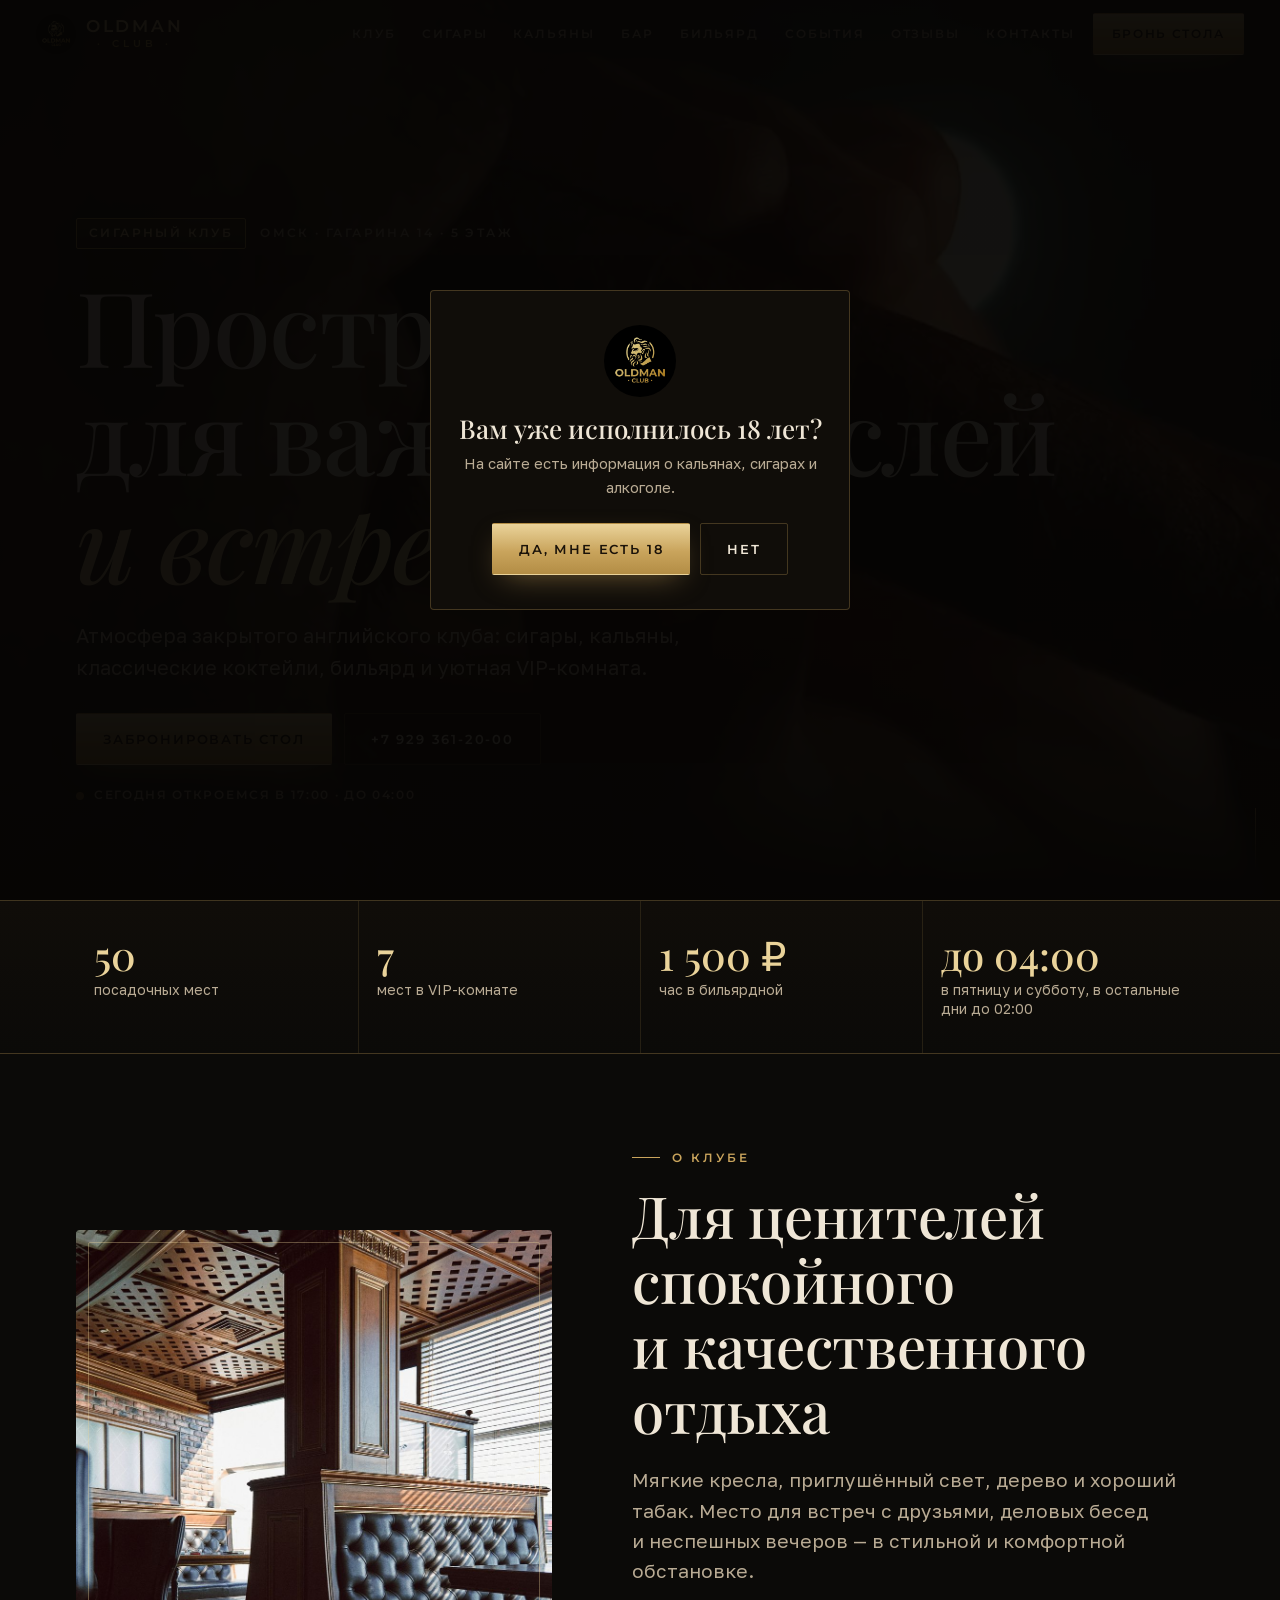
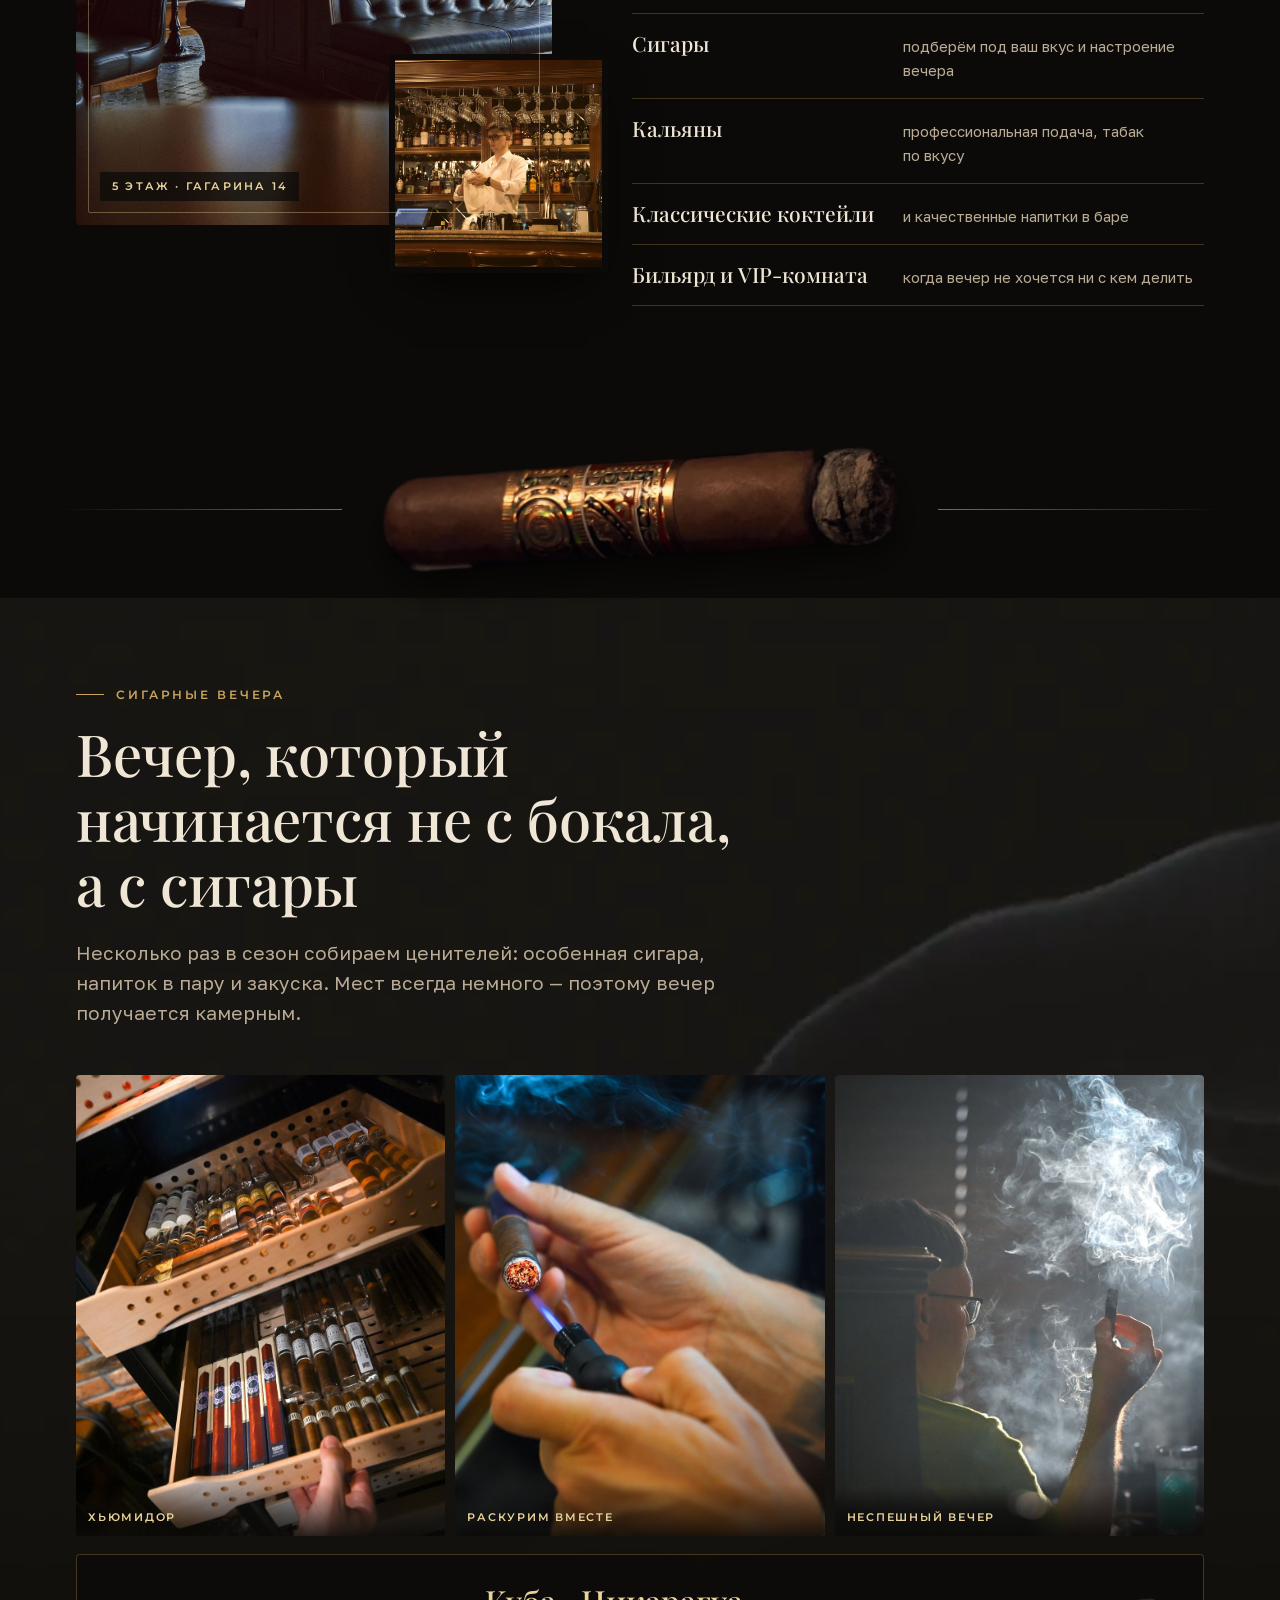
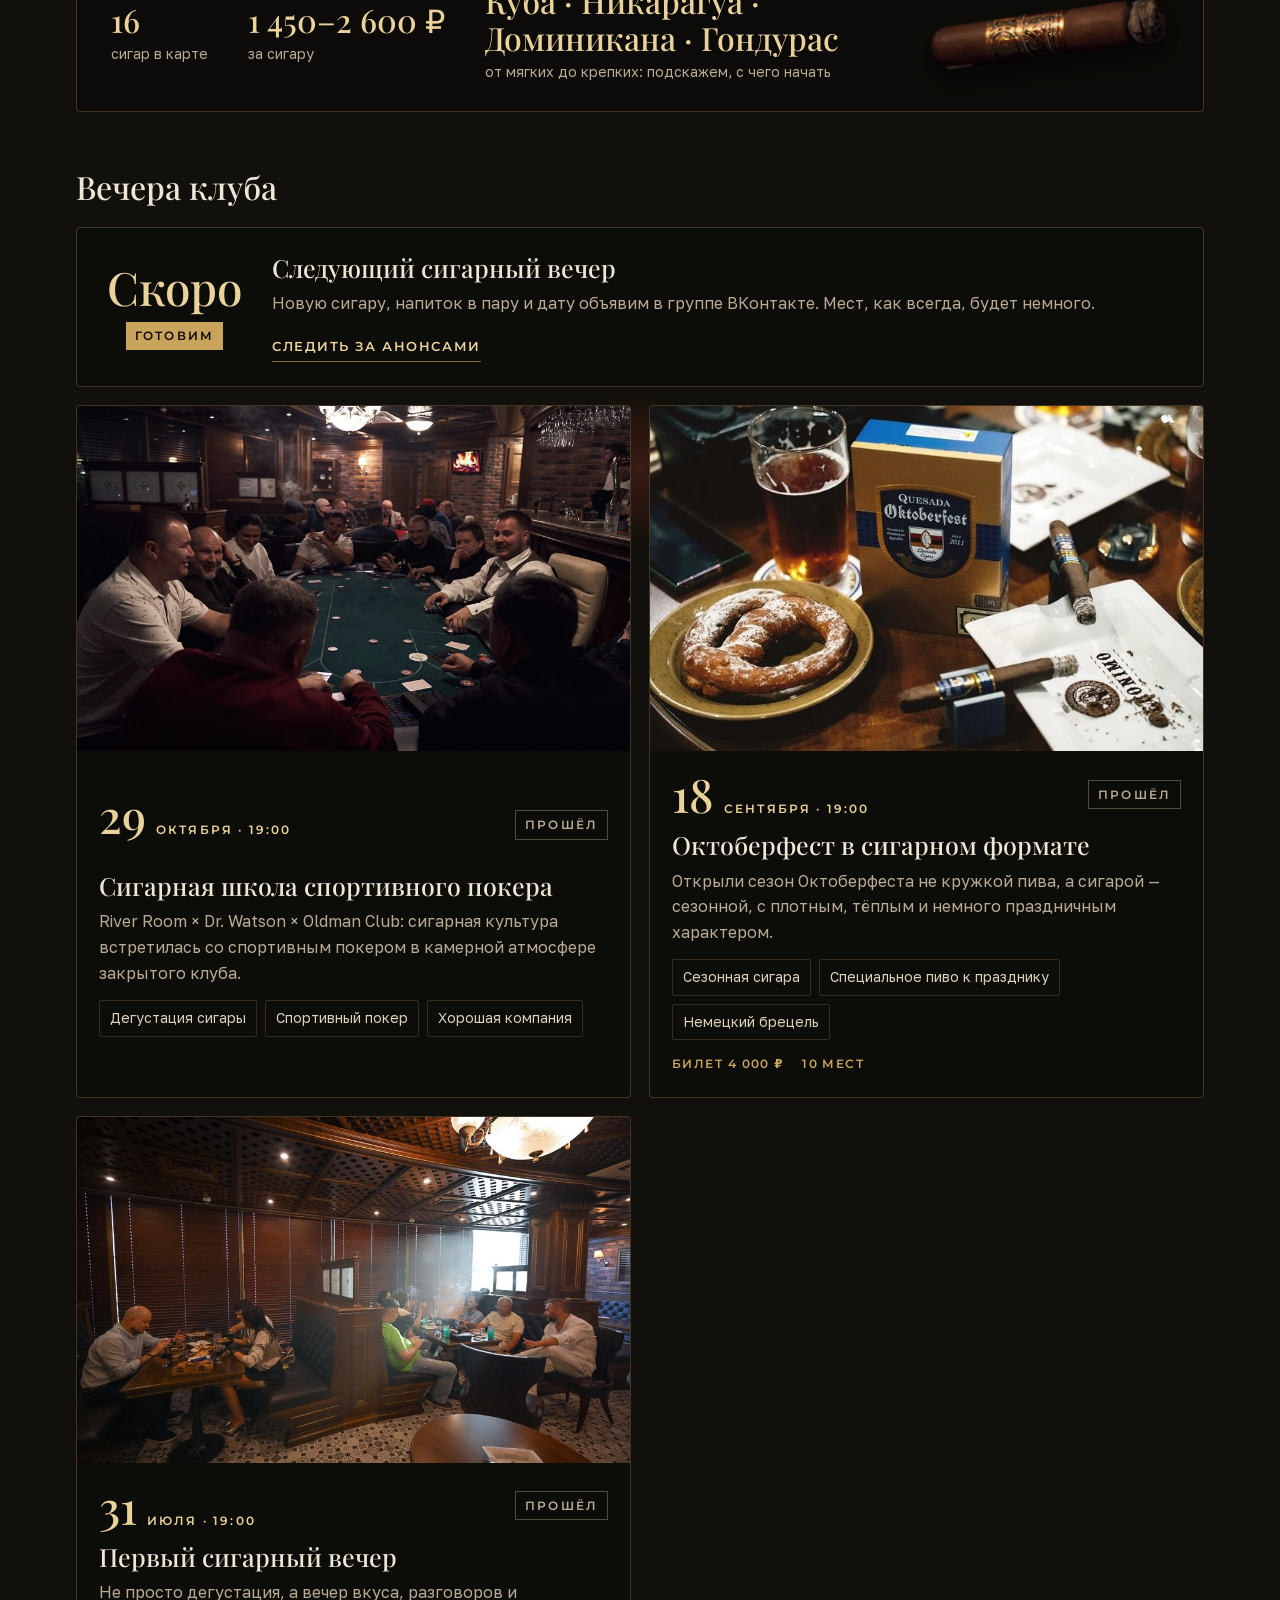
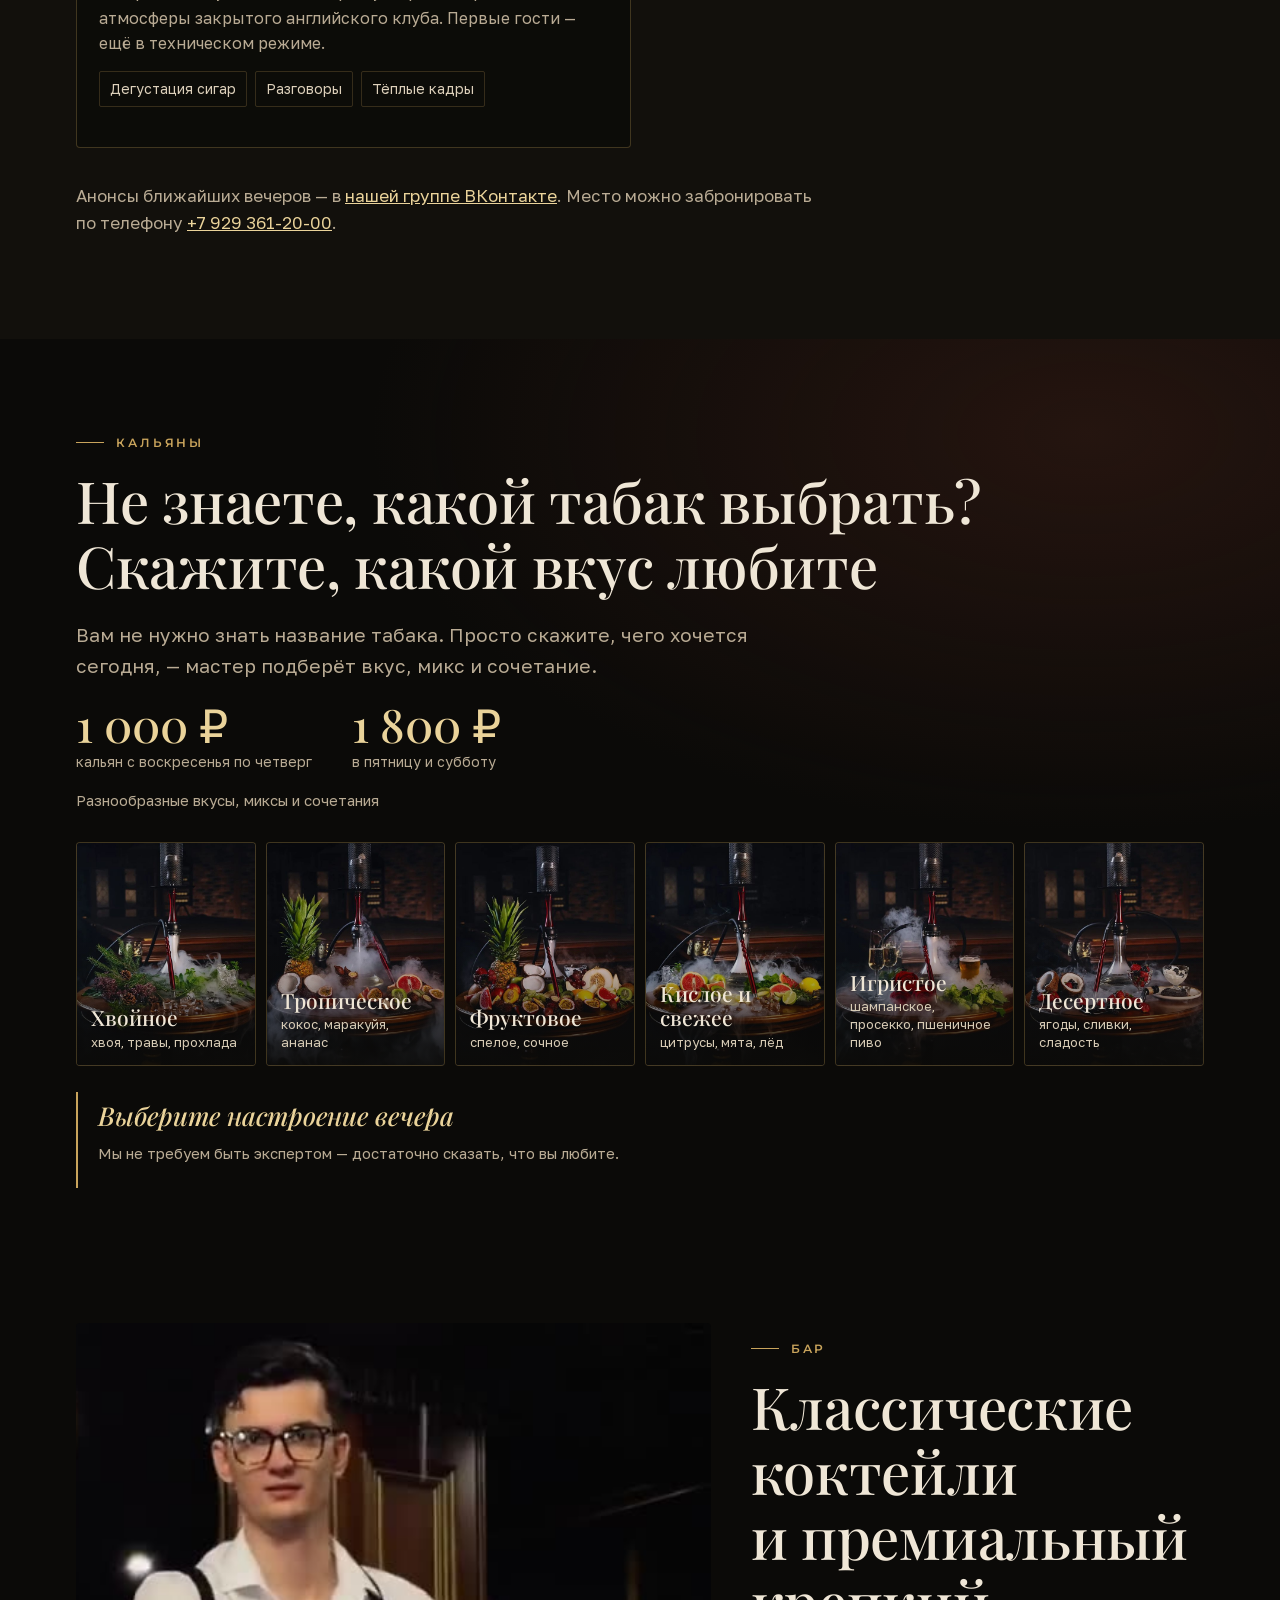
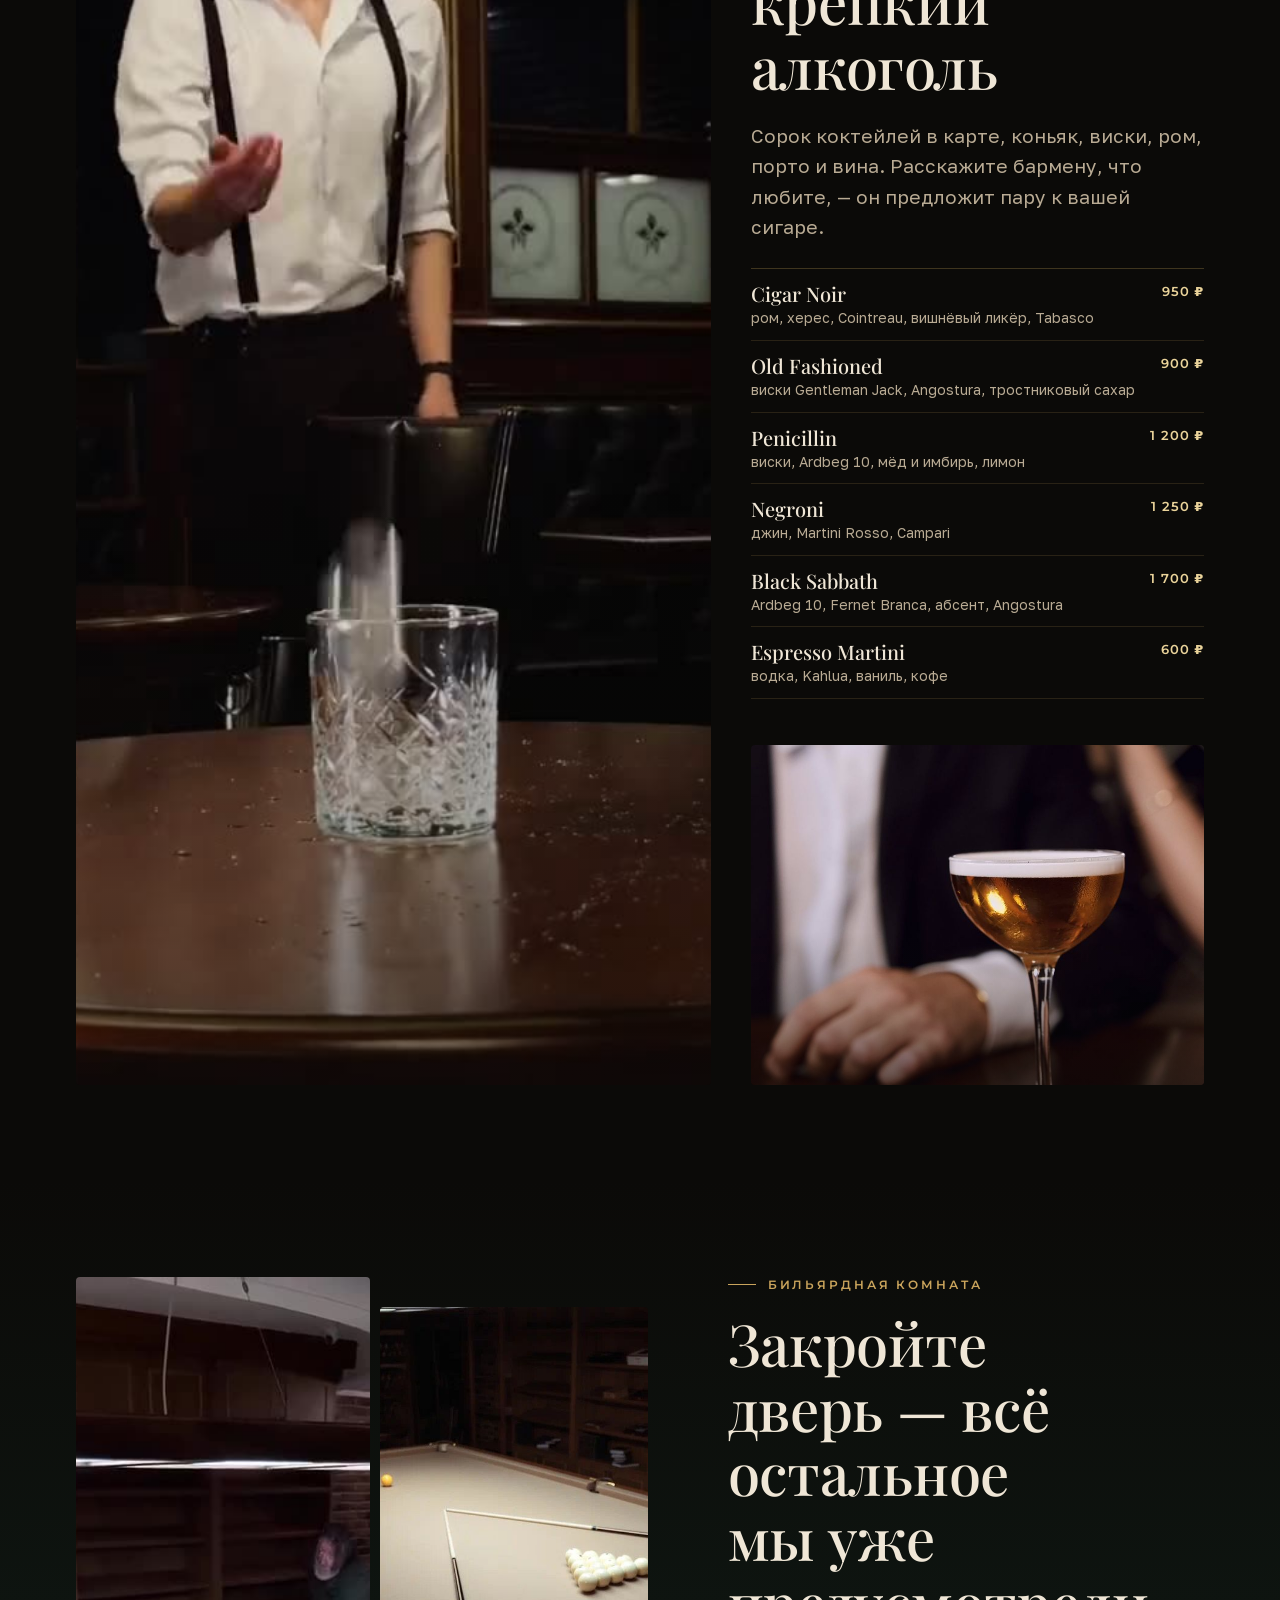
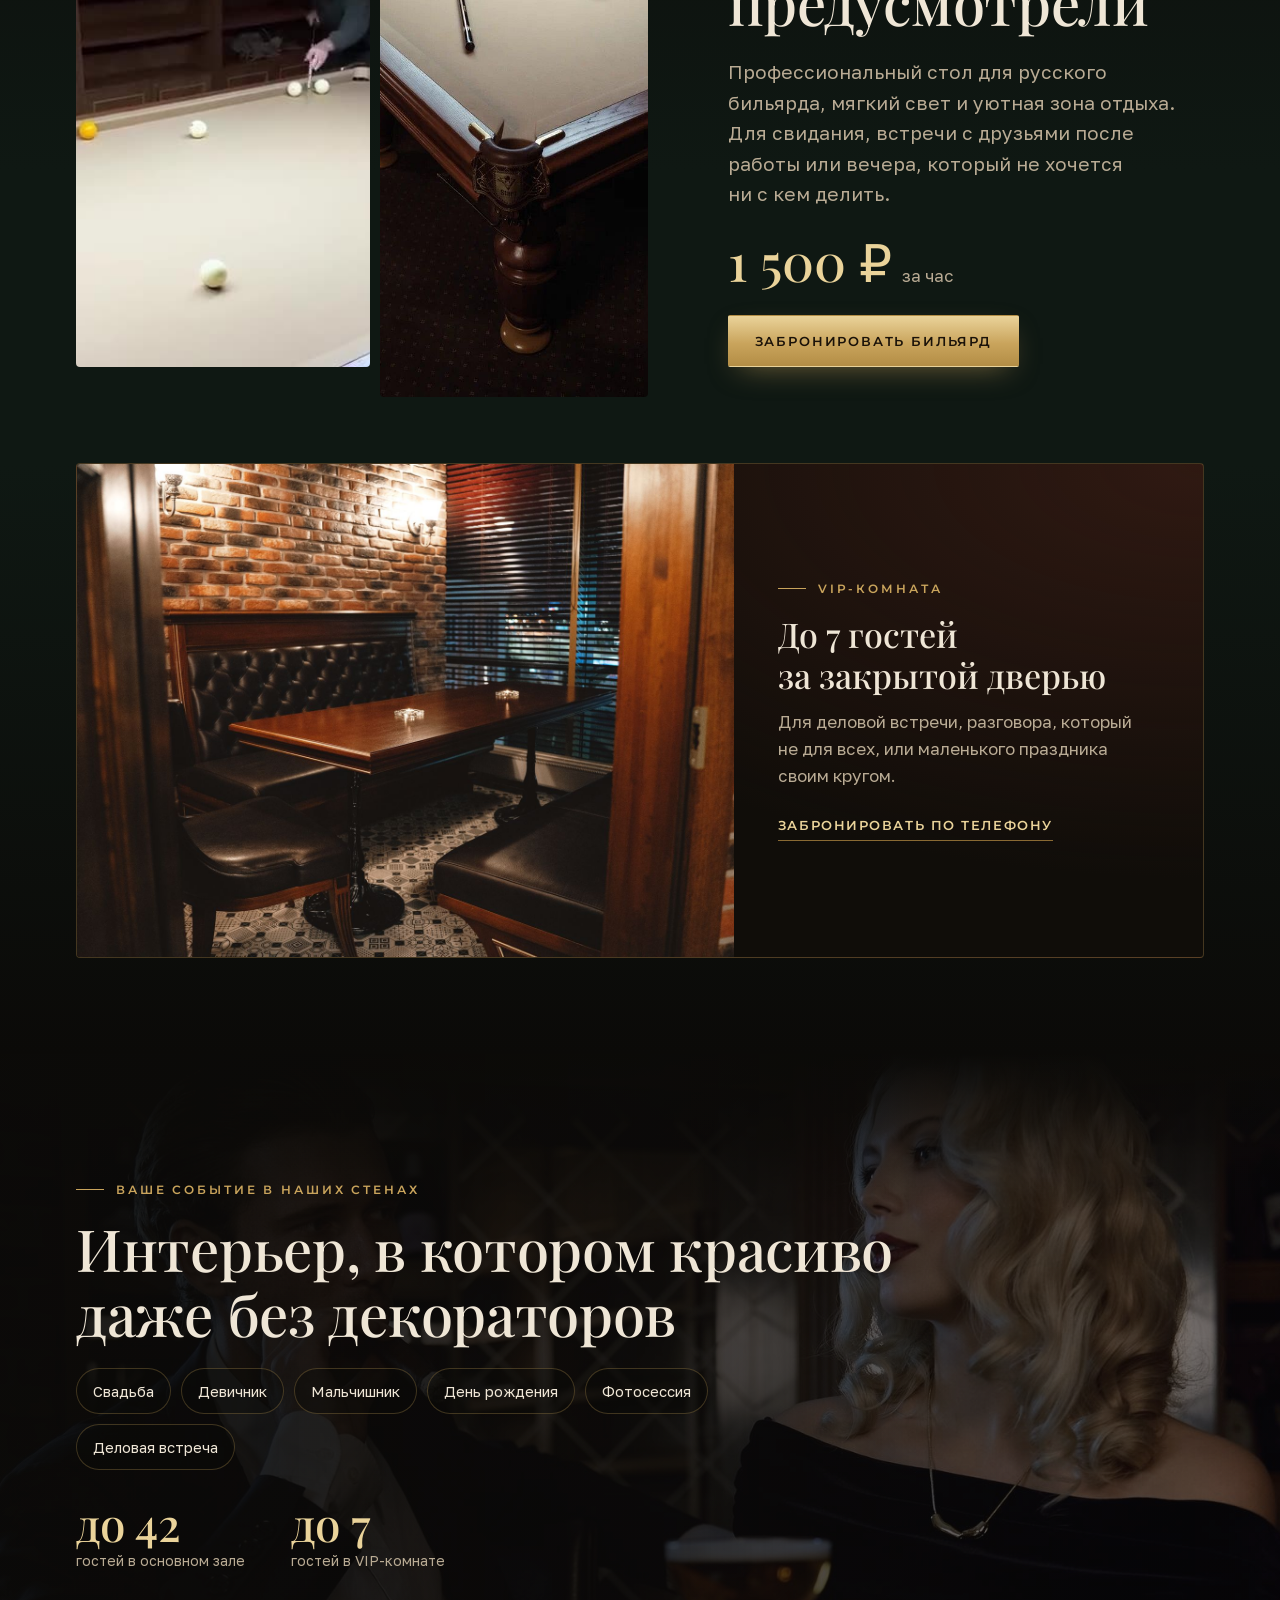
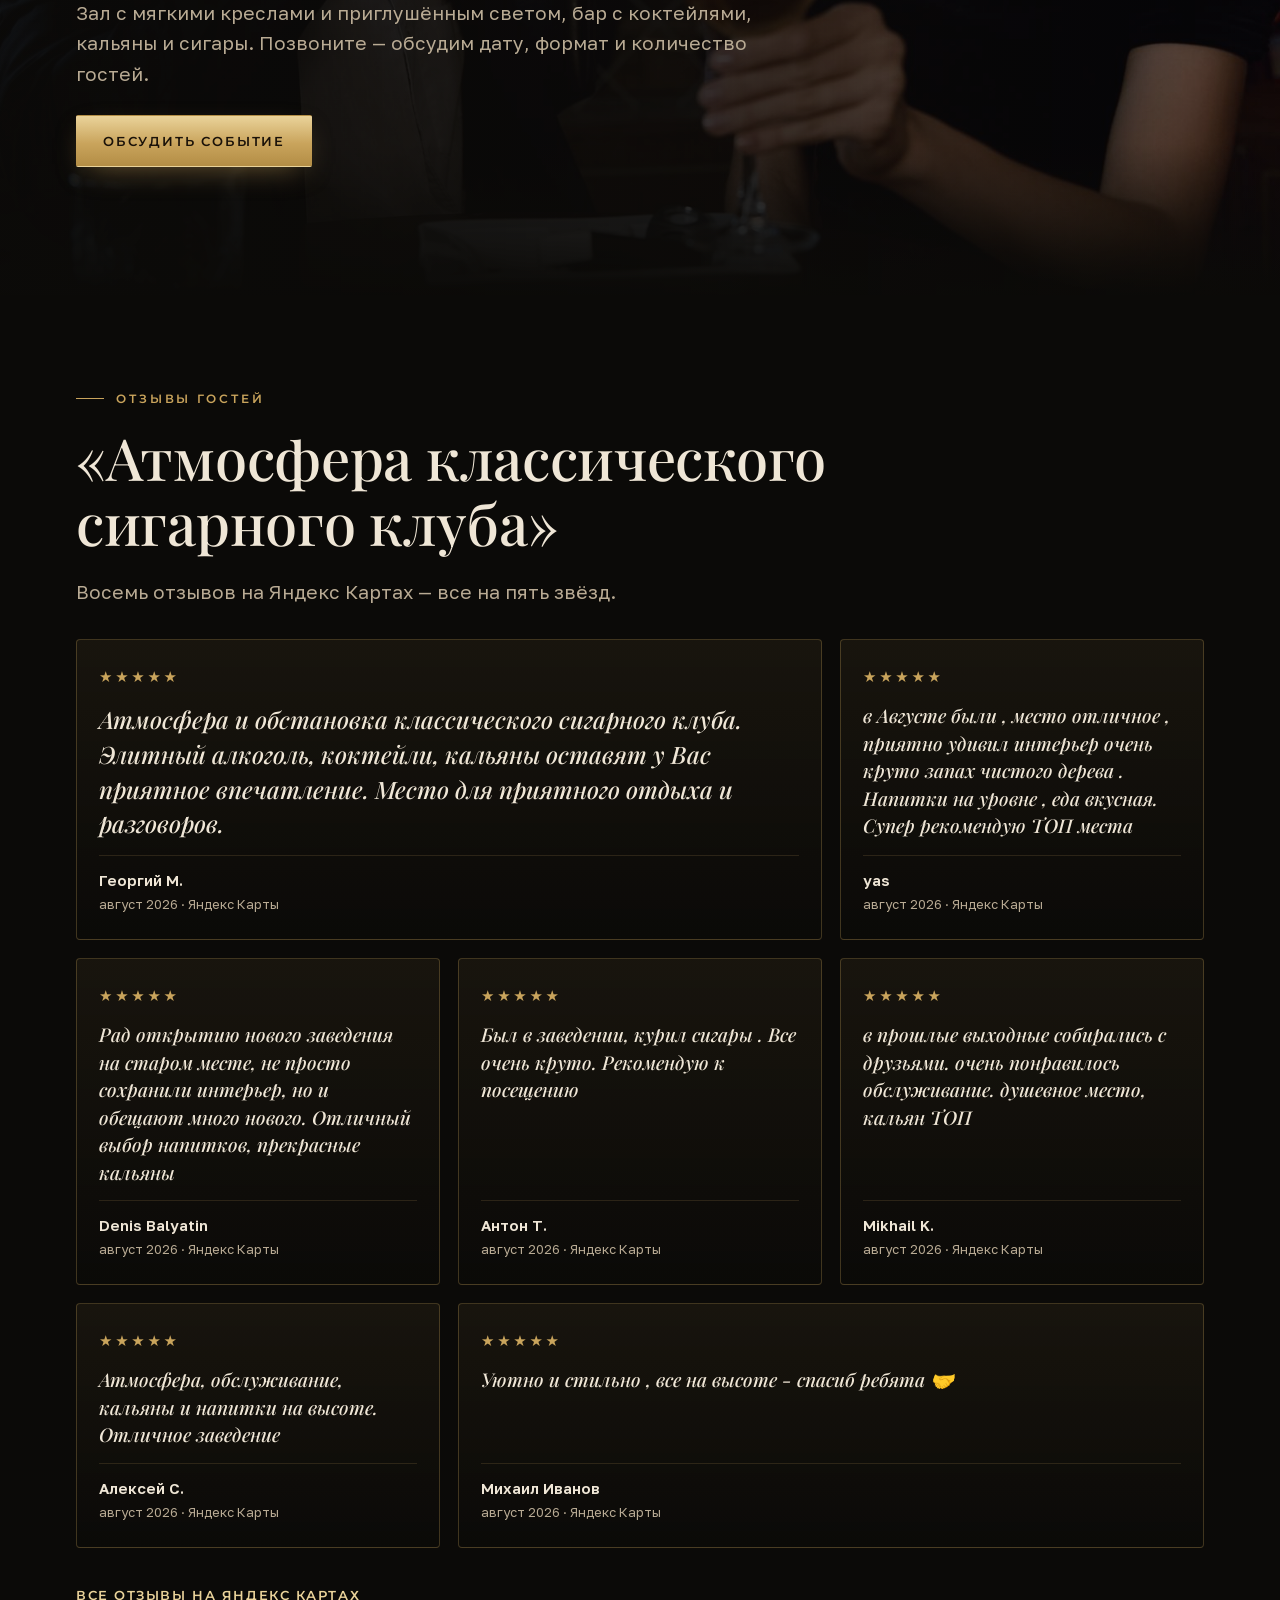
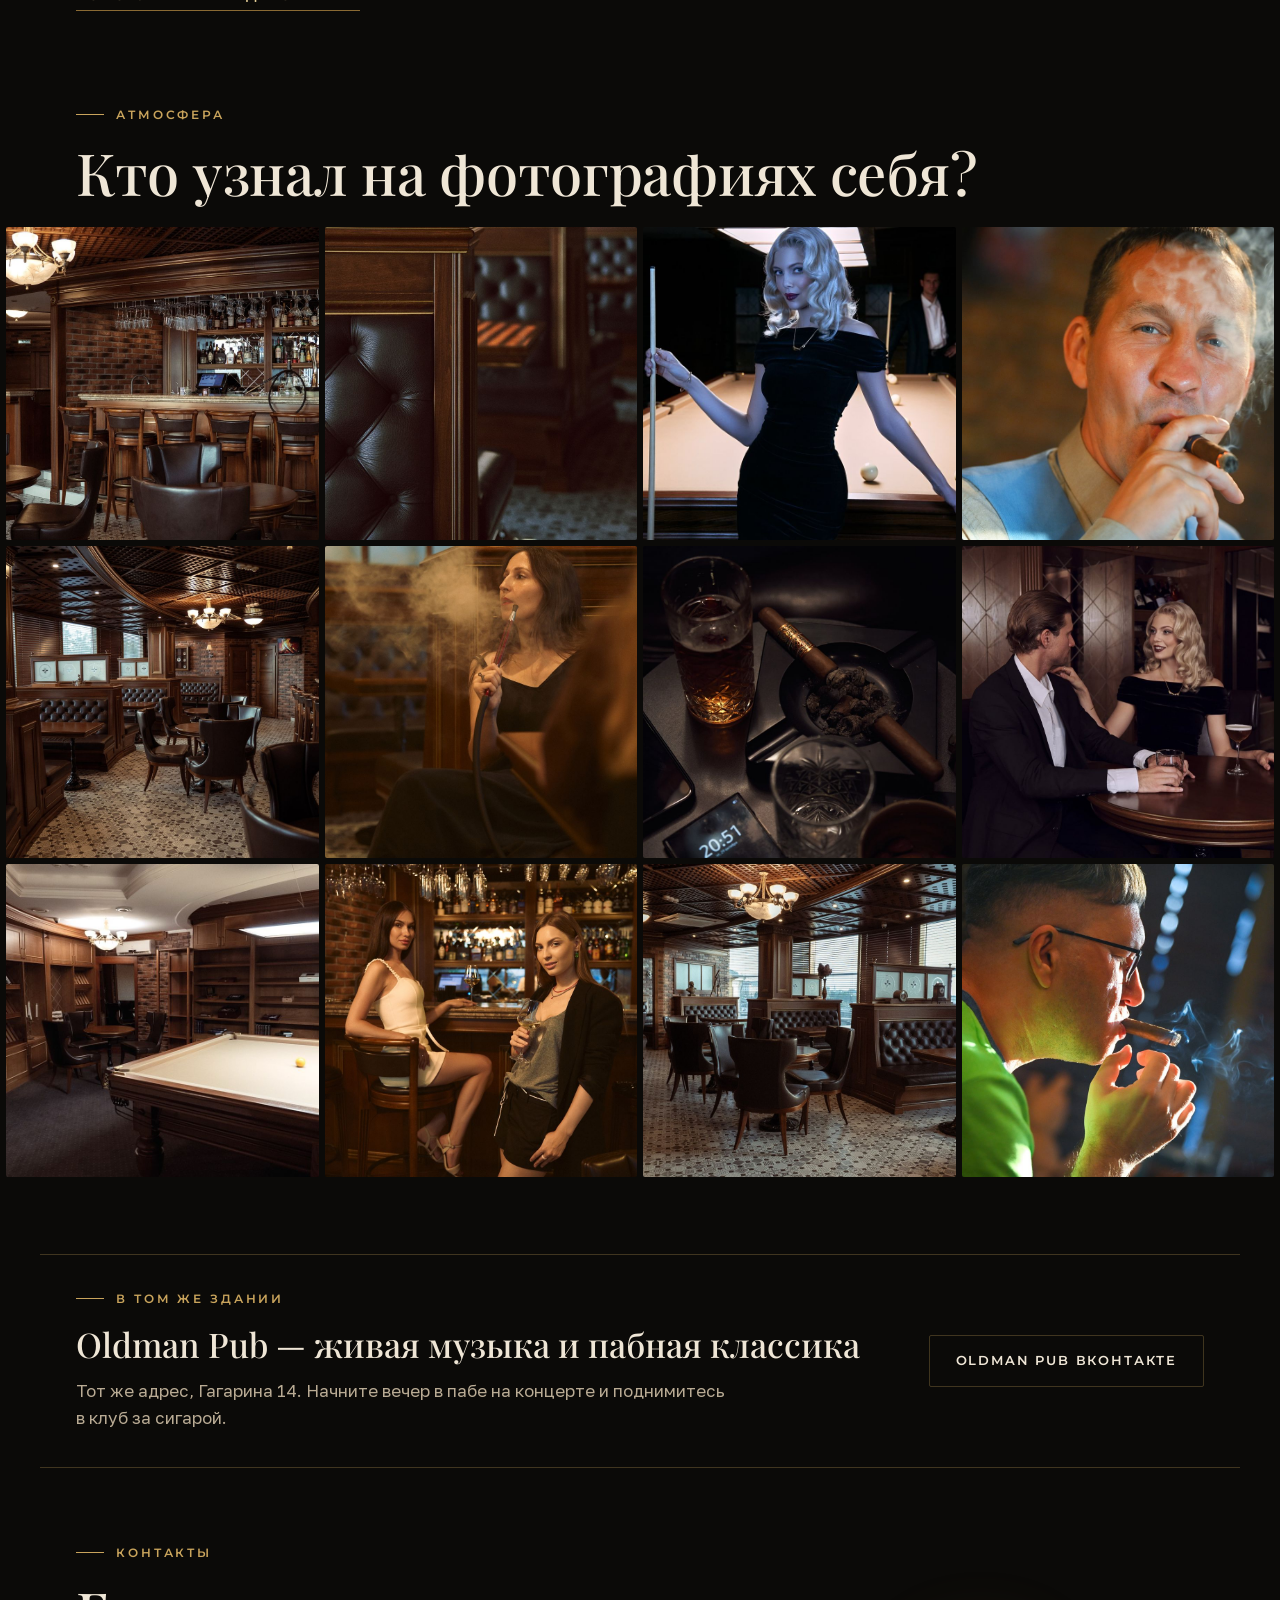
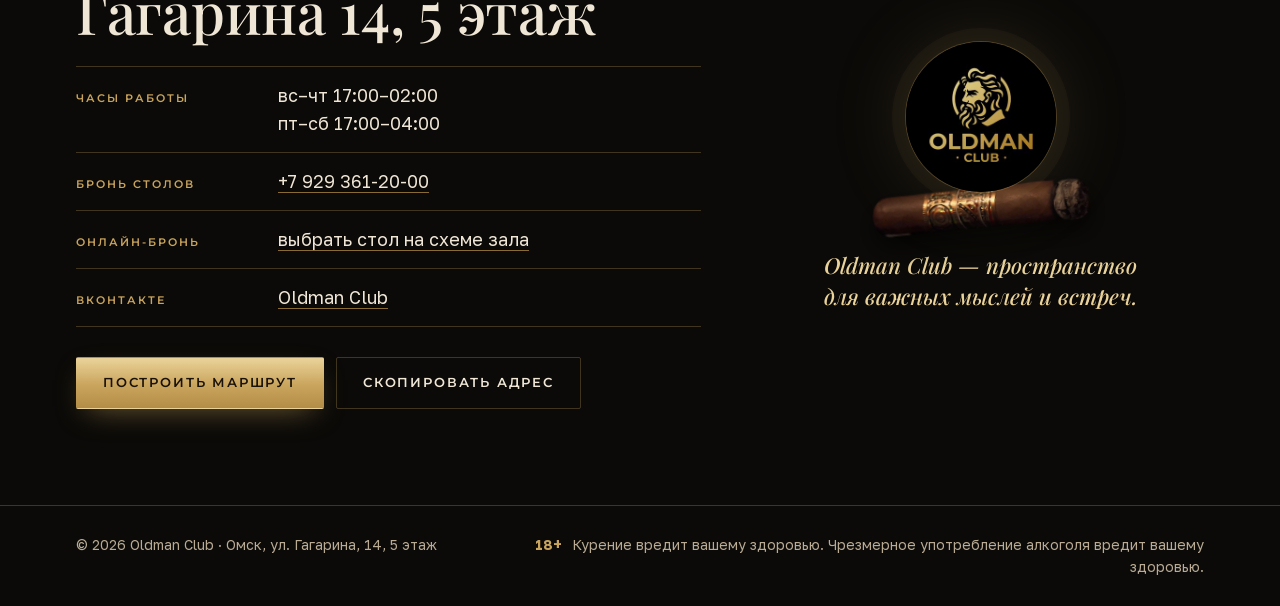
<file: index.html>
<!doctype html>
<html lang="ru">
<head>
<meta charset="utf-8">
<meta name="viewport" content="width=device-width, initial-scale=1, viewport-fit=cover">
<title>Oldman Club — сигарный клуб в Омске, Гагарина 14</title>
<meta name="description" content="Oldman Club — сигарный клуб в Омске: атмосфера закрытого английского клуба, сигары, кальяны, классические коктейли, бильярд и VIP-комната. Омск, Гагарина 14, 5 этаж. Бронь: +7 929 361-20-00.">
<meta name="theme-color" content="#0b0a08">
<meta property="og:type" content="website">
<meta property="og:title" content="Oldman Club — сигарный клуб в Омске">
<meta property="og:description" content="Пространство для важных мыслей и встреч. Сигары, кальяны, коктейли, бильярд, VIP-комната. Гагарина 14, 5 этаж.">
<meta property="og:image" content="https://oldmanclub.ru/img/og.jpg">
<meta property="og:url" content="https://oldmanclub.ru/">
<link rel="canonical" href="https://oldmanclub.ru/">
<link rel="icon" href="img/logo-mark.png">
<link rel="preload" href="fonts/playfair-display-cyrillic-500-normal.woff2" as="font" type="font/woff2" crossorigin>
<link rel="stylesheet" href="css/style.css?v=15">
<script type="application/ld+json">
{"@context":"https://schema.org","@type":"BarOrPub","name":"Oldman Club","description":"Сигарный клуб: атмосфера закрытого английского клуба, сигары, кальяны, коктейли, бильярд","telephone":"+7 929 361-20-00","address":{"@type":"PostalAddress","streetAddress":"ул. Гагарина, 14, 5 этаж","addressLocality":"Омск","addressCountry":"RU"},"openingHours":["Su-Th 17:00-02:00","Fr-Sa 17:00-04:00"],"url":"https://oldmanclub.ru/","sameAs":["https://vk.com/club239764791"]}
</script>
</head>
<body>

<div class="age" id="age" hidden>
  <div class="age__box">
    <img src="img/logo-mark.png" alt="" width="72" height="72">
    <p class="age__q">Вам уже исполнилось 18 лет?</p>
    <p class="age__s">На сайте есть информация о кальянах, сигарах и алкоголе.</p>
    <div class="age__btns">
      <button class="btn btn--gold" id="ageYes">Да, мне есть 18</button>
      <a class="btn btn--ghost" href="https://ya.ru">Нет</a>
    </div>
  </div>
</div>

<header class="top" id="top">
  <a class="brand" href="#" aria-label="Oldman Club — наверх">
    <img src="img/logo-mark.png" alt="" width="40" height="40">
    <span class="brand__t">OLDMAN<small>· CLUB ·</small></span>
  </a>
  <nav class="nav" id="nav">
    <a href="#club">Клуб</a>
    <a href="#cigars">Сигары</a>
    <a href="#hookah">Кальяны</a>
    <a href="#bar">Бар</a>
    <a href="#billiards">Бильярд</a>
    <a href="#events">События</a>
    <a href="#reviews">Отзывы</a>
    <a href="#contacts">Контакты</a>
  </nav>
  <a class="btn btn--gold btn--sm top__book" href="https://oldman.restoplace.ws/?source=site&amp;floor=47790" target="_blank" rel="noopener">Бронь стола</a>
  <button class="burger" id="burger" aria-label="Меню" aria-expanded="false"><span></span><span></span></button>
</header>

<main>

<section class="hero" id="hero">
  <video class="hero__promo" autoplay muted loop playsinline preload="auto" poster="video/promo.jpg" aria-hidden="true"><source src="video/promo.mp4" type="video/mp4"></video>
  <div class="hero__shade"></div>
  <div class="hero__in wrap">
    <p class="eyebrow"><span class="band">Сигарный клуб</span> Омск · Гагарина 14 · 5 этаж</p>
    <h1 class="hero__h"><span>Пространство</span> <span>для важных мыслей</span> <span><em>и встреч</em></span></h1>
    <p class="hero__p">Атмосфера закрытого английского клуба: сигары, кальяны, классические коктейли, бильярд и уютная VIP-комната.</p>
    <div class="hero__cta">
      <a class="btn btn--gold" href="https://oldman.restoplace.ws/?source=site&amp;floor=47790" target="_blank" rel="noopener">Забронировать стол</a>
      <a class="btn btn--ghost" href="tel:+79293612000">+7 929 361-20-00</a>
    </div>
    <p class="status" id="status"><i></i><span>Каждый вечер с 17:00</span></p>
  </div>
  <a class="hero__down" href="#club" aria-label="Листать дальше"></a>
</section>

<div class="facts">
  <div class="wrap facts__in">
    <div><b>50</b><span>посадочных мест</span></div>
    <div><b>7</b><span>мест в VIP-комнате</span></div>
    <div><b>1 500 ₽</b><span>час в бильярдной</span></div>
    <div><b>до 04:00</b><span>в пятницу и субботу, в остальные дни до 02:00</span></div>
  </div>
</div>

<section class="club" id="club">
  <div class="wrap club__in">
    <div class="club__media reveal">
      <img class="club__main" src="img/club.jpg" alt="Кожаный диван-капитоне и ореховые панели у окна" loading="lazy">
      <span class="club__tag">5 этаж · Гагарина 14</span>
      <img class="club__inset" src="img/club-bar.jpg" alt="Бармен Oldman Club за стойкой" loading="lazy">
    </div>
    <div class="club__txt">
      <p class="kicker reveal">О клубе</p>
      <h2 class="h2 reveal">Для ценителей спокойного и&nbsp;качественного отдыха</h2>
      <p class="lead reveal">Мягкие кресла, приглушённый свет, дерево и&nbsp;хороший табак. Место для встреч с&nbsp;друзьями, деловых бесед и&nbsp;неспешных вечеров&nbsp;— в&nbsp;стильной и&nbsp;комфортной обстановке.</p>
      <ul class="club__list">
        <li class="reveal"><b>Сигары</b><span>подберём под ваш вкус и&nbsp;настроение вечера</span></li>
        <li class="reveal"><b>Кальяны</b><span>профессиональная подача, табак по&nbsp;вкусу</span></li>
        <li class="reveal"><b>Классические коктейли</b><span>и&nbsp;качественные напитки в&nbsp;баре</span></li>
        <li class="reveal"><b>Бильярд и&nbsp;VIP-комната</b><span>когда вечер не&nbsp;хочется ни&nbsp;с&nbsp;кем делить</span></li>
      </ul>
    </div>
  </div>
</section>

<div class="cigdiv" aria-hidden="true"><span class="cigdiv__line"></span><img class="cigdiv__img" src="img/cigar.webp" alt="" width="987" height="197" loading="lazy"><span class="cigdiv__line"></span></div>

<section class="cigars" id="cigars">
  <div class="cigars__orb" aria-hidden="true"></div>
  <video class="cigars__v" autoplay muted loop playsinline preload="metadata" poster="video/smoke.jpg"><source src="video/smoke.mp4" type="video/mp4"></video>
  <div class="wrap cigars__in">
    <div class="cigars__head">
      <p class="kicker reveal">Сигарные вечера</p>
      <h2 class="h2 reveal">Вечер, который начинается не&nbsp;с&nbsp;бокала, а&nbsp;с&nbsp;сигары</h2>
      <p class="lead reveal">Несколько раз в&nbsp;сезон собираем ценителей: особенная сигара, напиток в&nbsp;пару и&nbsp;закуска. Мест всегда немного&nbsp;— поэтому вечер получается камерным.</p>
    </div>
    <div class="cigtrio">
      <figure class="reveal"><img src="img/cig-humidor.jpg" alt="Хьюмидор с сигарами" loading="lazy"><figcaption>Хьюмидор</figcaption></figure>
      <figure class="reveal"><img src="img/cig-light.jpg" alt="Раскуривание сигары" loading="lazy"><figcaption>Раскурим вместе</figcaption></figure>
      <figure class="reveal"><img src="img/cig-smoke.jpg" alt="Гость с сигарой в дыму" loading="lazy"><figcaption>Неспешный вечер</figcaption></figure>
    </div>
    <div class="cigcard reveal">
      <div><b>16</b><span>сигар в карте</span></div>
      <div><b>1 450–2 600 ₽</b><span>за сигару</span></div>
      <div><b>Куба · Никарагуа · Доминикана · Гондурас</b><span>от мягких до крепких: подскажем, с чего начать</span></div>
      <img class="cigcard__img" src="img/cigar-s.webp" alt="" width="500" height="100" loading="lazy" aria-hidden="true">
    </div>
    <h3 class="evtitle reveal">Вечера клуба</h3>
    <div class="evlist" id="evlist"></div>
    <p class="cigars__note reveal">Анонсы ближайших вечеров&nbsp;— в&nbsp;<a href="https://vk.com/club239764791" target="_blank" rel="noopener">нашей группе ВКонтакте</a>. Место можно забронировать по&nbsp;телефону <a href="tel:+79293612000">+7 929 361-20-00</a>.</p>
  </div>
</section>

<section class="hookah" id="hookah">
  <div class="wrap">
    <p class="kicker reveal">Кальяны</p>
    <h2 class="h2 reveal">Не&nbsp;знаете, какой табак выбрать? Скажите, какой вкус любите</h2>
    <p class="lead reveal">Вам не&nbsp;нужно знать название табака. Просто скажите, чего хочется сегодня,&nbsp;— мастер подберёт вкус, микс и&nbsp;сочетание.</p>
    <div class="hprice reveal"><div><b>1 000 ₽</b><span>кальян с&nbsp;воскресенья по&nbsp;четверг</span></div><div><b>1 800 ₽</b><span>в&nbsp;пятницу и&nbsp;субботу</span></div><p>Разнообразные вкусы, миксы и&nbsp;сочетания</p></div>
    <div class="moods" id="moods" role="tablist" aria-label="Настроение"></div>
    <div class="mood-out" id="moodOut" aria-live="polite"></div>
  </div>
</section>

<section class="bar" id="bar">
  <div class="bar__grid">
    <div class="bar__tile bar__tile--a reveal">
      <video autoplay muted loop playsinline preload="metadata" poster="video/barman.jpg"><source src="video/barman.mp4" type="video/mp4"></video>
    </div>
    <div class="bar__txt">
      <p class="kicker reveal">Бар</p>
      <h2 class="h2 reveal">Классические коктейли и&nbsp;премиальный крепкий алкоголь</h2>
      <p class="lead reveal">Сорок коктейлей в&nbsp;карте, коньяк, виски, ром, порто и&nbsp;вина. Расскажите бармену, что любите,&nbsp;— он&nbsp;предложит пару к&nbsp;вашей сигаре.</p>
      <ul class="cocktails reveal" id="cocktails"></ul>
    </div>
    <div class="bar__tile bar__tile--b reveal">
      <img src="img/bar-coupe.jpg" alt="Коктейль в бокале-купе" loading="lazy">
    </div>
  </div>
</section>

<section class="billiards" id="billiards">
  <div class="wrap billiards__in">
    <div class="billiards__media reveal">
      <video class="billiards__v" autoplay muted loop playsinline preload="metadata" poster="video/bill.jpg"><source src="video/bill.mp4" type="video/mp4"></video>
      <img class="billiards__ph" src="img/bill.jpg" alt="Бильярдная Oldman Club: стол для русского бильярда и стеллажи" loading="lazy">
    </div>
    <div class="billiards__txt">
      <p class="kicker reveal">Бильярдная комната</p>
      <h2 class="h2 reveal">Закройте дверь&nbsp;— всё остальное мы&nbsp;уже предусмотрели</h2>
      <p class="lead reveal">Профессиональный стол для русского бильярда, мягкий свет и&nbsp;уютная зона отдыха. Для свидания, встречи с&nbsp;друзьями после работы или вечера, который не&nbsp;хочется ни&nbsp;с&nbsp;кем делить.</p>
      <div class="price reveal"><b>1 500 ₽</b><span>за&nbsp;час</span></div>
      <a class="btn btn--gold reveal" href="https://oldman.restoplace.ws/?source=site&amp;floor=47790" target="_blank" rel="noopener">Забронировать бильярд</a>
    </div>
  </div>
  <div class="wrap vip">
    <div class="vip__card reveal">
      <img class="vip__img" src="img/vip.jpg" alt="VIP-комната Oldman Club: кожаные диваны, кирпичная стена, вид на ночной город" loading="lazy">
      <div class="vip__txt">
      <p class="kicker">VIP-комната</p>
      <h3 class="h3">До&nbsp;7 гостей за&nbsp;закрытой дверью</h3>
      <p>Для деловой встречи, разговора, который не&nbsp;для всех, или маленького праздника своим кругом.</p>
      <a class="link" href="tel:+79293612000">Забронировать по телефону</a>
      </div>
    </div>
  </div>
</section>

<section class="events" id="events">
  <img class="events__v" src="img/events.jpg" alt="Гости Oldman Club за столом" loading="lazy">
  <div class="events__shade"></div>
  <div class="wrap events__in">
    <p class="kicker reveal">Ваше событие в наших стенах</p>
    <h2 class="h2 reveal">Интерьер, в&nbsp;котором красиво даже без&nbsp;декораторов</h2>
    <ul class="tags reveal">
      <li>Свадьба</li><li>Девичник</li><li>Мальчишник</li><li>День рождения</li><li>Фотосессия</li><li>Деловая встреча</li>
    </ul>
    <div class="cap">
      <div class="cap__i reveal"><b>до 42</b><span>гостей в основном зале</span></div>
      <div class="cap__i reveal"><b>до 7</b><span>гостей в VIP-комнате</span></div>
    </div>
    <p class="lead reveal">Зал с&nbsp;мягкими креслами и&nbsp;приглушённым светом, бар с&nbsp;коктейлями, кальяны и&nbsp;сигары. Позвоните&nbsp;— обсудим дату, формат и&nbsp;количество гостей.</p>
    <a class="btn btn--gold reveal" href="tel:+79293612000">Обсудить событие</a>
  </div>
</section>

<section class="reviews" id="reviews">
  <div class="wrap">
    <p class="kicker reveal">Отзывы гостей</p>
    <h2 class="h2 reveal">«Атмосфера классического сигарного клуба»</h2>
    <p class="lead reveal">Восемь отзывов на&nbsp;Яндекс Картах&nbsp;— все на&nbsp;пять звёзд.</p>
  </div>
  <div class="rv" id="rv"></div>
  <div class="wrap"><a class="link reveal" href="https://yandex.ru/maps/org/64488514058/reviews/" target="_blank" rel="noopener">Все отзывы на Яндекс Картах</a></div>
</section>

<section class="gallery" id="gallery" hidden>
  <div class="wrap">
    <p class="kicker reveal">Атмосфера</p>
    <h2 class="h2 reveal">Кто узнал на фотографиях себя?</h2>
  </div>
  <div class="gal" id="gal"></div>
</section>

<section class="pub">
  <div class="wrap pub__in reveal">
    <div>
      <p class="kicker">В том же здании</p>
      <h3 class="h3">Oldman Pub&nbsp;— живая музыка и&nbsp;пабная классика</h3>
      <p>Тот же адрес, Гагарина 14. Начните вечер в&nbsp;пабе на&nbsp;концерте и&nbsp;поднимитесь в&nbsp;клуб за&nbsp;сигарой.</p>
    </div>
    <a class="btn btn--ghost" href="https://vk.com/oldmanpub" target="_blank" rel="noopener">Oldman Pub ВКонтакте</a>
  </div>
</section>

<section class="contacts" id="contacts">
  <div class="wrap contacts__in">
    <div>
      <p class="kicker reveal">Контакты</p>
      <h2 class="h2 reveal">Гагарина 14, 5&nbsp;этаж</h2>
      <dl class="cl reveal">
        <div><dt>Часы работы</dt><dd>вс–чт 17:00–02:00<br>пт–сб 17:00–04:00</dd></div>
        <div><dt>Бронь столов</dt><dd><a href="tel:+79293612000">+7 929 361-20-00</a></dd></div>
        <div><dt>Онлайн-бронь</dt><dd><a href="https://oldman.restoplace.ws/?source=site&amp;floor=47790" target="_blank" rel="noopener">выбрать стол на схеме зала</a></dd></div>
        <div><dt>ВКонтакте</dt><dd><a href="https://vk.com/club239764791" target="_blank" rel="noopener">Oldman Club</a></dd></div>
      </dl>
      <div class="contacts__btns reveal">
        <a class="btn btn--gold" href="https://yandex.ru/maps/?text=%D0%9E%D0%BC%D1%81%D0%BA%2C%20%D1%83%D0%BB.%20%D0%93%D0%B0%D0%B3%D0%B0%D1%80%D0%B8%D0%BD%D0%B0%2C%2014" target="_blank" rel="noopener">Построить маршрут</a>
        <button class="btn btn--ghost" id="copyAddr" type="button">Скопировать адрес</button>
      </div>
    </div>
    <div class="seal reveal" aria-hidden="true">
      <img src="img/logo-big.jpg" alt="" width="150" height="150" loading="lazy">
      <img class="seal__cigar" src="img/cigar-s.webp" alt="" width="500" height="100" loading="lazy">
      <p>Oldman Club&nbsp;— пространство для важных мыслей и&nbsp;встреч.</p>
    </div>
  </div>
</section>

</main>

<footer class="foot">
  <div class="wrap foot__in">
    <p>© <span id="year">2026</span> Oldman Club · Омск, ул. Гагарина, 14, 5 этаж</p>
    <p class="foot__warn"><b>18+</b> Курение вредит вашему здоровью. Чрезмерное употребление алкоголя вредит вашему здоровью.</p>
  </div>
</footer>

<a class="fab" href="tel:+79293612000" aria-label="Позвонить в Oldman Club">
  <svg viewBox="0 0 24 24" width="22" height="22" aria-hidden="true"><path fill="currentColor" d="M6.6 10.8a15.1 15.1 0 0 0 6.6 6.6l2.2-2.2c.3-.3.7-.4 1-.2 1.1.4 2.3.6 3.6.6.6 0 1 .4 1 1V20c0 .6-.4 1-1 1A17 17 0 0 1 3 4c0-.6.4-1 1-1h3.5c.6 0 1 .4 1 1 0 1.3.2 2.5.6 3.6.1.3 0 .7-.2 1l-2.3 2.2z"/></svg>
</a>

<script src="js/main.js?v=15"></script>
</body>
</html>
</file>
<file: css/style.css>
[hidden]{display:none!important}
@font-face{font-family:"Playfair";src:url(../fonts/playfair-display-cyrillic-500-normal.woff2) format("woff2");font-weight:500;font-style:normal;font-display:swap;unicode-range:U+0301,U+0400-045F,U+0490-0491,U+04B0-04B1,U+2116}
@font-face{font-family:"Playfair";src:url(../fonts/playfair-display-latin-500-normal.woff2) format("woff2");font-weight:500;font-style:normal;font-display:swap;unicode-range:U+0000-00FF,U+0131,U+0152-0153,U+02BB-02BC,U+02C6,U+02DA,U+02DC,U+2000-206F,U+20AC,U+2122,U+2191,U+2193,U+2212,U+2215,U+FEFF,U+FFFD}
@font-face{font-family:"Playfair";src:url(../fonts/playfair-display-cyrillic-500-italic.woff2) format("woff2");font-weight:500;font-style:italic;font-display:swap;unicode-range:U+0301,U+0400-045F,U+0490-0491,U+04B0-04B1,U+2116}
@font-face{font-family:"Playfair";src:url(../fonts/playfair-display-latin-500-italic.woff2) format("woff2");font-weight:500;font-style:italic;font-display:swap;unicode-range:U+0000-00FF,U+0131,U+0152-0153,U+02BB-02BC,U+02C6,U+02DA,U+02DC,U+2000-206F,U+20AC,U+2122,U+2191,U+2193,U+2212,U+2215,U+FEFF,U+FFFD}
@font-face{font-family:"Mont";src:url(../fonts/montserrat-cyrillic-600-normal.woff2) format("woff2");font-weight:600;font-display:swap;unicode-range:U+0301,U+0400-045F,U+0490-0491,U+04B0-04B1,U+2116}
@font-face{font-family:"Mont";src:url(../fonts/montserrat-latin-600-normal.woff2) format("woff2");font-weight:600;font-display:swap;unicode-range:U+0000-00FF,U+0131,U+0152-0153,U+02BB-02BC,U+02C6,U+02DA,U+02DC,U+2000-206F,U+20AC,U+2122,U+2191,U+2193,U+2212,U+2215,U+FEFF,U+FFFD}
@font-face{font-family:"Golos";src:url(../fonts/golos-text-400-700-cyrillic.woff2) format("woff2");font-weight:400 700;font-display:swap;unicode-range:U+0301,U+0400-045F,U+0490-0491,U+04B0-04B1,U+2116}
@font-face{font-family:"Golos";src:url(../fonts/golos-text-400-700-latin.woff2) format("woff2");font-weight:400 700;font-display:swap;unicode-range:U+0000-00FF,U+0131,U+0152-0153,U+02BB-02BC,U+02C6,U+02DA,U+02DC,U+2000-206F,U+20AC,U+2122,U+2191,U+2193,U+2212,U+2215,U+FEFF,U+FFFD}

:root{
  --ink:#0b0a08; --coal:#12100c; --walnut:#21170f; --leather:#3a1d15; --green:#13201a;
  --gold:#c9a45c; --gold-hi:#ead39a; --gold-lo:#8a6a33;
  --text:#efe6d6; --muted:#b9ab94; --line:rgba(201,164,92,.28);
  --serif:"Playfair",Georgia,serif; --caps:"Mont","Golos",system-ui,sans-serif; --sans:"Golos",system-ui,-apple-system,sans-serif;
  --r:4px; --head:68px;
}
*,*::before,*::after{box-sizing:border-box}
html{scroll-behavior:smooth;scroll-padding-top:var(--head);-webkit-text-size-adjust:100%}
body{margin:0;background:var(--ink);color:var(--text);font:400 17px/1.6 var(--sans);overflow-x:hidden}
img,video{display:block;max-width:100%}
a{color:inherit}
.wrap{width:100%;max-width:1200px;margin:0 auto;padding:0 20px}
@media (min-width:768px){.wrap{padding:0 36px}}

/* typography */
.kicker{font:600 12px/1.3 var(--caps);letter-spacing:.24em;text-transform:uppercase;color:var(--gold);margin:0 0 18px;display:flex;align-items:center;gap:12px}
.kicker::before{content:"";width:28px;height:1px;background:var(--gold);flex:none}
.h2{font:500 clamp(30px,5.2vw,58px)/1.12 var(--serif);margin:0 0 22px;letter-spacing:-.005em;max-width:16em}
.h3{font:500 clamp(24px,3.2vw,34px)/1.2 var(--serif);margin:0 0 12px}
.lead{font-size:clamp(17px,1.6vw,19px);color:var(--muted);max-width:36em;margin:0 0 26px}
em{font-style:italic;color:var(--gold-hi)}
.eyebrow{font:600 12px/1.4 var(--caps);letter-spacing:.2em;text-transform:uppercase;color:var(--muted);margin:0 0 22px;display:flex;flex-wrap:wrap;align-items:center;gap:10px 14px}
.band{display:inline-block;padding:6px 12px;border:1px solid var(--gold);color:var(--gold-hi);border-radius:2px;background:linear-gradient(180deg,rgba(201,164,92,.16),rgba(201,164,92,.04))}

/* buttons */
.btn{display:inline-flex;align-items:center;justify-content:center;min-height:52px;padding:0 26px;border-radius:2px;font:600 13px/1 var(--caps);letter-spacing:.14em;text-transform:uppercase;text-decoration:none;cursor:pointer;border:1px solid transparent;transition:background-color .25s,color .25s,border-color .25s,transform .25s;-webkit-tap-highlight-color:transparent}
.btn--gold{background:linear-gradient(180deg,var(--gold-hi),var(--gold) 55%,#b38d45);color:#1a1209;box-shadow:0 10px 30px -12px rgba(201,164,92,.6)}
.btn--gold:hover{transform:translateY(-2px)}
.btn--ghost{background:transparent;color:var(--text);border-color:var(--line)}
.btn--ghost:hover{border-color:var(--gold);color:var(--gold-hi)}
.btn--sm{min-height:42px;padding:0 18px;font-size:12px}
.link{display:inline-block;color:var(--gold-hi);font:600 13px/1.4 var(--caps);letter-spacing:.12em;text-transform:uppercase;text-decoration:none;border-bottom:1px solid var(--gold-lo);padding:6px 0}
.link:hover{border-color:var(--gold-hi)}

/* header */
.top{position:fixed;inset:0 0 auto;z-index:50;height:var(--head);display:flex;align-items:center;gap:18px;padding:0 20px;transition:background-color .35s,border-color .35s;border-bottom:1px solid transparent}
.top.is-solid{background:#0b0a08;border-color:var(--line)}
.brand{display:flex;align-items:center;gap:10px;text-decoration:none;margin-right:auto}
.brand img{border-radius:50%}
.brand__t{font:600 17px/1 var(--caps);letter-spacing:.16em;color:var(--gold-hi);display:flex;flex-direction:column;gap:4px}
.brand__t small{font-size:10px;letter-spacing:.42em;color:var(--gold);text-align:center}
.nav{display:none}
.top__book{display:none}
.burger{width:46px;height:46px;border:1px solid var(--line);background:transparent;border-radius:2px;display:grid;place-content:center;gap:6px;cursor:pointer}
.burger span{width:20px;height:1.5px;background:var(--gold-hi);transition:transform .3s}
.burger[aria-expanded="true"] span:first-child{transform:translateY(3.75px) rotate(45deg)}
.burger[aria-expanded="true"] span:last-child{transform:translateY(-3.75px) rotate(-45deg)}
.nav.is-open{display:flex;position:fixed;top:var(--head);left:0;right:0;bottom:0;flex-direction:column;padding:28px 20px;background:#0b0a08;gap:4px}
.nav.is-open a{font:500 30px/1.25 var(--serif);text-decoration:none;padding:10px 0;border-bottom:1px solid rgba(201,164,92,.14)}
@media (min-width:1080px){
  .top{padding:0 36px}
  .burger{display:none}
  .nav{display:flex;gap:26px}
  .nav a{font:600 12px/1 var(--caps);letter-spacing:.16em;text-transform:uppercase;text-decoration:none;color:var(--muted);padding:10px 0;transition:color .2s}
  .nav a:hover{color:var(--gold-hi)}
  .top__book{display:inline-flex}
}

/* hero */
.hero{position:relative;min-height:100svh;display:flex;align-items:flex-end;overflow:hidden;isolation:isolate}
.hero__v{position:absolute;inset:0;width:100%;height:100%;object-fit:cover;object-position:62% 50%;z-index:-2;transform:scale(1.04);filter:brightness(1.25)}
@media (max-width:767px){.hero__v{object-position:58% 30%;height:72%}}
.hero__shade{position:absolute;inset:0;z-index:-1;background:
  radial-gradient(120% 70% at 70% 40%,transparent 0,rgba(11,10,8,.2) 55%,rgba(11,10,8,.7) 100%),
  linear-gradient(180deg,rgba(11,10,8,.55) 0,transparent 18%,transparent 40%,rgba(11,10,8,.9) 80%,var(--ink) 100%)}
.hero__in{padding-top:calc(var(--head) + 40px);padding-bottom:64px}
.hero__h{font:500 clamp(40px,8.4vw,104px)/1.04 var(--serif);margin:0 0 24px;letter-spacing:-.015em;max-width:11em}
.hero__h span{display:inline-block;opacity:0;transform:translateY(26px);animation:rise 1.1s cubic-bezier(.2,.7,.2,1) forwards}
.hero__h span:nth-child(2){animation-delay:.15s}
.hero__h span:nth-child(3){animation-delay:.3s}
.hero__p{font-size:clamp(17px,1.7vw,20px);color:#d9cdb8;max-width:31em;margin:0 0 30px;opacity:0;animation:fade 1s .55s forwards}
.hero__cta{display:flex;flex-wrap:wrap;gap:12px;opacity:0;animation:fade 1s .7s forwards}
.status{margin:22px 0 0;display:flex;align-items:center;gap:10px;font:600 12px/1.4 var(--caps);letter-spacing:.14em;text-transform:uppercase;color:var(--muted);opacity:0;animation:fade 1s .85s forwards}
.status i{width:8px;height:8px;border-radius:50%;background:var(--gold-lo);flex:none}
.status.is-open i{background:#8fc27a;box-shadow:0 0 0 0 rgba(143,194,122,.6);animation:pulse 2.4s infinite}
.hero__down{position:absolute;right:24px;bottom:28px;width:1px;height:64px;background:linear-gradient(var(--gold),transparent);display:none}
@media (min-width:768px){.hero__in{padding-bottom:96px}.hero__down{display:block}}
@media (max-width:767px){.hero__cta .btn{flex:1 1 100%}}
@keyframes rise{to{opacity:1;transform:none}}
@keyframes fade{to{opacity:1}}
@keyframes pulse{70%{box-shadow:0 0 0 9px rgba(143,194,122,0)}100%{box-shadow:0 0 0 0 rgba(143,194,122,0)}}

/* facts */
.facts{border-top:1px solid var(--line);border-bottom:1px solid var(--line);background:linear-gradient(180deg,#100d09,var(--ink))}
.facts__in{display:grid;grid-template-columns:repeat(2,minmax(0,1fr))}
.facts__in>div{padding:24px 10px 24px 0;display:flex;flex-direction:column;gap:6px;min-width:0}
.facts__in>div:nth-child(n+3){border-top:1px solid rgba(201,164,92,.14)}
.facts b{font:500 clamp(26px,3.4vw,40px)/1 var(--serif);color:var(--gold-hi);white-space:nowrap}
.facts span{font-size:14px;color:var(--muted);line-height:1.35}
@media (min-width:900px){.facts__in{grid-template-columns:repeat(4,minmax(0,1fr))}.facts__in>div{padding:34px 18px;border-top:0!important}.facts__in>div+div{border-left:1px solid rgba(201,164,92,.14)}}

/* sections */
section{position:relative}
.club,.hookah,.billiards,.contacts{padding:clamp(84px,11vw,150px) 0}
.club__in{display:grid;gap:44px;align-items:center}
.club__media{position:relative;aspect-ratio:4/5;overflow:hidden;border-radius:var(--r);max-height:78svh}
.club__media video{width:100%;height:100%;object-fit:cover}
.club__media::after{content:"";position:absolute;inset:12px;border:1px solid rgba(234,211,154,.35);pointer-events:none}
.club__tag{position:absolute;left:24px;bottom:24px;font:600 11px/1 var(--caps);letter-spacing:.2em;text-transform:uppercase;color:var(--gold-hi);background:rgba(11,10,8,.75);padding:9px 12px}
.club__list{list-style:none;margin:0;padding:0;border-top:1px solid var(--line)}
.club__list li{display:grid;gap:4px;padding:16px 0;border-bottom:1px solid var(--line)}
.club__list b{font:500 21px/1.3 var(--serif);color:var(--text)}
.club__list span{color:var(--muted);font-size:15px}
@media (min-width:900px){.club__in{grid-template-columns:minmax(0,5fr) minmax(0,6fr);gap:80px}.club__list li{grid-template-columns:minmax(0,1fr) minmax(0,1.2fr);align-items:baseline;gap:20px}}

/* cigars */
.cigars{padding:clamp(96px,12vw,170px) 0;overflow:hidden;isolation:isolate;background:var(--coal)}
.cigars__orb{position:absolute;left:50%;top:50%;width:150vmax;height:150vmax;margin:-75vmax 0 0 -75vmax;border-radius:50%;z-index:-2;
  background:radial-gradient(circle,#3a1d15 0,#26140e 38%,#12100c 70%);transform:scale(var(--orb,.08));will-change:transform}
.cigars__v{position:absolute;inset:0;width:100%;height:100%;object-fit:cover;z-index:-1;opacity:.55;mix-blend-mode:screen}
.cigars__head{max-width:760px;margin-bottom:46px}
.evlist{display:grid;gap:18px}
.ev{display:grid;grid-template-columns:minmax(0,1fr);border:1px solid var(--line);background:rgba(11,10,8,.62);border-radius:var(--r);overflow:hidden}
.ev__date{display:flex;align-items:baseline;gap:10px;padding:20px 22px 0;color:var(--gold-hi)}
.ev__date b{font:500 46px/1 var(--serif)}
.ev__date span{font:600 12px/1.3 var(--caps);letter-spacing:.18em;text-transform:uppercase}
.ev__body{padding:12px 22px 24px;min-width:0}
.ev__body h3{font:500 25px/1.25 var(--serif);margin:0 0 8px}
.ev__body p{margin:0 0 14px;color:var(--muted);font-size:16px}
.ev__inc{list-style:none;margin:0 0 16px;padding:0;display:flex;flex-wrap:wrap;gap:8px}
.ev__inc li{font-size:14px;border:1px solid rgba(201,164,92,.22);padding:6px 10px;border-radius:2px;color:#ddd1bb}
.ev__meta{display:flex;flex-wrap:wrap;gap:8px 18px;font:600 12px/1.4 var(--caps);letter-spacing:.12em;text-transform:uppercase;color:var(--gold)}
.ev.is-past{opacity:.78}
.ev__flag{font:600 11px/1 var(--caps);letter-spacing:.16em;text-transform:uppercase;color:var(--ink);background:var(--gold);padding:6px 9px;margin-left:auto;align-self:center}
.ev.is-past .ev__flag{background:transparent;color:var(--muted);border:1px solid rgba(185,171,148,.4)}
@media (min-width:900px){.evlist{grid-template-columns:repeat(2,minmax(0,1fr))}}
.cigars__note{margin:34px 0 0;color:var(--muted);max-width:44em}
.cigars__note a{color:var(--gold-hi)}

/* hookah */
.hookah{background:radial-gradient(80% 60% at 85% 10%,rgba(58,29,21,.55),transparent 70%),var(--ink)}
.moods{display:grid;grid-template-columns:repeat(2,minmax(0,1fr));gap:10px;margin:8px 0 26px}
@media (min-width:700px){.moods{grid-template-columns:repeat(3,minmax(0,1fr))}}
@media (min-width:1080px){.moods{grid-template-columns:repeat(6,minmax(0,1fr))}}
.mood{position:relative;min-height:112px;padding:16px;text-align:left;border:1px solid var(--line);background:linear-gradient(180deg,rgba(255,255,255,.03),transparent);color:var(--text);border-radius:var(--r);cursor:pointer;display:flex;flex-direction:column;justify-content:space-between;gap:10px;transition:border-color .25s,background-color .25s,transform .25s;font:inherit}
.mood:hover{border-color:var(--gold);transform:translateY(-2px)}
.mood b{font:500 21px/1.15 var(--serif)}
.mood small{font-size:13px;color:var(--muted);line-height:1.35}
.mood i{position:absolute;top:14px;right:14px;width:10px;height:10px;border-radius:50%;background:var(--c,#c9a45c);box-shadow:0 0 14px var(--c,#c9a45c)}
.mood[aria-selected="true"]{border-color:var(--gold-hi);background:linear-gradient(180deg,rgba(201,164,92,.18),rgba(201,164,92,.04))}
.mood-out{min-height:96px;border-left:2px solid var(--gold);padding:6px 0 6px 20px;max-width:46em}
.mood-out p{margin:0 0 6px;font:500 italic clamp(20px,2.4vw,26px)/1.35 var(--serif);color:var(--gold-hi)}
.mood-out span{color:var(--muted);font-size:15px}

/* bar */
.bar{padding:clamp(40px,6vw,80px) 0 clamp(84px,11vw,150px)}
.bar__grid{max-width:1200px;margin:0 auto;padding:0 20px;display:grid;gap:22px}
.bar__tile{overflow:hidden;border-radius:var(--r);position:relative;aspect-ratio:16/11}
.bar__tile video{width:100%;height:100%;object-fit:cover}
.bar__tile::after{content:"";position:absolute;inset:0;background:linear-gradient(180deg,transparent 55%,rgba(11,10,8,.5))}
.bar__txt{padding:18px 0}
@media (min-width:900px){
  .bar__grid{padding:0 36px;grid-template-columns:minmax(0,7fr) minmax(0,5fr);grid-template-areas:"a t" "a b";gap:28px 40px}
  .bar__tile--a{grid-area:a;aspect-ratio:auto;min-height:620px}
  .bar__txt{grid-area:t;align-self:end}
  .bar__tile--b{grid-area:b}
}

/* billiards */
.billiards{background:linear-gradient(180deg,var(--ink),#0f1813 40%,#0f1813 60%,var(--ink))}
.billiards__in{display:grid;gap:44px;align-items:center}
.billiards__photo{aspect-ratio:4/3;border-radius:var(--r);overflow:hidden;position:relative}
.billiards__photo img{width:100%;height:100%;object-fit:cover}
.ph{width:100%;height:100%;display:grid;place-items:center;background:
  repeating-linear-gradient(135deg,rgba(201,164,92,.06) 0 2px,transparent 2px 14px),radial-gradient(70% 60% at 50% 45%,#1d3a2a,#0d1a13);border:1px dashed var(--line)}
.ph span{font:600 12px/1 var(--caps);letter-spacing:.2em;text-transform:uppercase;color:var(--muted)}
.price{display:flex;align-items:baseline;gap:10px;margin:0 0 26px}
.price b{font:500 52px/1 var(--serif);color:var(--gold-hi)}
.price span{color:var(--muted)}
@media (min-width:900px){.billiards__in{grid-template-columns:minmax(0,6fr) minmax(0,5fr);gap:80px}}
.vip{margin-top:clamp(56px,8vw,96px)}
.vip__card{border:1px solid var(--line);padding:clamp(26px,4vw,48px);border-radius:var(--r);background:
  radial-gradient(120% 140% at 100% 0,rgba(58,29,21,.75),transparent 60%),#100d09;max-width:760px;margin-left:auto}
.vip__card p:not(.kicker){color:var(--muted);margin:0 0 20px}

/* events */
.events{padding:clamp(110px,14vw,190px) 0;overflow:hidden;isolation:isolate}
.events__v{position:absolute;inset:0;width:100%;height:100%;object-fit:cover;z-index:-2}
.events__shade{position:absolute;inset:0;z-index:-1;background:linear-gradient(90deg,rgba(11,10,8,.94) 0,rgba(11,10,8,.82) 50%,rgba(11,10,8,.45)),linear-gradient(180deg,var(--ink),transparent 18%,transparent 82%,var(--ink))}
@media (max-width:767px){.events__shade{background:linear-gradient(180deg,var(--ink),rgba(11,10,8,.78) 20%,rgba(11,10,8,.86) 80%,var(--ink))}}
.tags{list-style:none;padding:0;margin:0 0 30px;display:flex;flex-wrap:wrap;gap:10px;max-width:640px}
.tags li{border:1px solid var(--line);padding:10px 16px;border-radius:40px;font-size:15px;background:rgba(11,10,8,.4)}
.cap{display:flex;flex-wrap:wrap;gap:16px 46px;margin:0 0 26px}
.cap__i{display:flex;flex-direction:column;gap:4px}
.cap b{font:500 46px/1 var(--serif);color:var(--gold-hi)}
.cap span{font-size:14px;color:var(--muted)}

/* gallery */
.gallery{padding:clamp(84px,11vw,150px) 0 0}
.gal{display:grid;grid-template-columns:repeat(2,minmax(0,1fr));gap:6px;padding:0 6px}
.gal img{width:100%;height:100%;aspect-ratio:1;object-fit:cover;border-radius:2px}
@media (min-width:900px){.gal{grid-template-columns:repeat(4,minmax(0,1fr))}.gal img:nth-child(5n+1){grid-row:span 2;aspect-ratio:auto}}

/* pub */
.pub{padding:clamp(70px,9vw,110px) 0 0}
.pub__in{display:grid;gap:22px;align-items:center;border-top:1px solid var(--line);border-bottom:1px solid var(--line);padding-top:36px;padding-bottom:36px}
.pub__in p:not(.kicker){color:var(--muted);margin:0;max-width:40em}
@media (min-width:900px){.pub__in{grid-template-columns:minmax(0,1fr) auto;gap:40px}}

/* contacts */
.contacts__in{display:grid;gap:56px;align-items:center}
.cl{margin:0 0 30px;border-top:1px solid var(--line)}
.cl div{display:grid;grid-template-columns:minmax(0,1fr);gap:2px;padding:14px 0;border-bottom:1px solid var(--line)}
.cl dt{font:600 11px/1.4 var(--caps);letter-spacing:.18em;text-transform:uppercase;color:var(--gold)}
.cl dd{margin:0;font-size:18px}
.cl a{color:var(--text);text-decoration-color:var(--gold-lo);text-underline-offset:4px}
.contacts__btns{display:flex;flex-wrap:wrap;gap:12px}
.seal{text-align:center;display:grid;justify-items:center;gap:20px}
.seal img{border-radius:50%;width:150px;height:150px;box-shadow:0 0 0 1px var(--line),0 0 0 14px rgba(201,164,92,.05),0 0 80px rgba(201,164,92,.18)}
.seal p{font:500 italic 22px/1.4 var(--serif);color:var(--gold-hi);max-width:15em;margin:0}
@media (min-width:900px){.contacts__in{grid-template-columns:minmax(0,7fr) minmax(0,5fr)}.cl div{grid-template-columns:200px minmax(0,1fr);align-items:baseline}}
@media (max-width:767px){.contacts__btns .btn{flex:1 1 100%}}

/* footer */
.foot{border-top:1px solid var(--line);padding:28px 0 96px;color:var(--muted);font-size:14px}
.foot__in{display:grid;gap:10px}
.foot p{margin:0}
.foot__warn b{color:var(--gold);margin-right:6px}
@media (min-width:900px){.foot{padding-bottom:28px}.foot__in{grid-template-columns:auto 1fr;gap:30px}.foot__warn{text-align:right}}

/* call button (phone) */
.fab{position:fixed;right:16px;bottom:16px;z-index:40;width:58px;height:58px;border-radius:50%;display:grid;place-items:center;color:#1a1209;background:linear-gradient(180deg,var(--gold-hi),var(--gold));box-shadow:0 12px 30px -8px rgba(0,0,0,.7);transform:translateY(90px);transition:transform .35s}
.fab.is-on{transform:none}
@media (min-width:1080px){.fab{display:none}}

/* age gate */
.age{position:fixed;inset:0;z-index:100;background:rgba(6,5,4,.94);display:grid;place-items:center;padding:20px}
.age__box{max-width:420px;text-align:center;display:grid;justify-items:center;gap:6px;border:1px solid var(--line);padding:34px 26px;background:#100d09;border-radius:var(--r)}
.age__box img{border-radius:50%;margin-bottom:10px}
.age__q{font:500 26px/1.25 var(--serif);margin:0}
.age__s{color:var(--muted);font-size:15px;margin:0 0 18px}
.age__btns{display:flex;flex-wrap:wrap;gap:10px;justify-content:center}

/* reveal */
.reveal{opacity:0;transform:translateY(22px);transition:opacity .9s cubic-bezier(.2,.7,.2,1),transform .9s cubic-bezier(.2,.7,.2,1)}
.reveal.is-in{opacity:1;transform:none}
@media (prefers-reduced-motion:reduce){
  .reveal,.hero__h span,.hero__p,.hero__cta,.status{opacity:1!important;transform:none!important;animation:none!important;transition:none!important}
  .cigars__orb{transform:none}
}

/* === v3: фото клиента === */
.hero__pic{position:absolute;inset:0;z-index:-3;overflow:hidden}
.hero__pic img{width:100%;height:100%;object-fit:cover;object-position:50% 45%;animation:kb 26s ease-in-out infinite alternate;transform-origin:60% 40%}
@keyframes kb{from{transform:scale(1.02)}to{transform:scale(1.12)}}
.hero__smoke{position:absolute;inset:0;width:100%;height:100%;object-fit:cover;z-index:-2;mix-blend-mode:screen;opacity:.32;pointer-events:none}
.hero__shade{background:
  radial-gradient(110% 70% at 70% 35%,transparent 0,rgba(11,10,8,.25) 55%,rgba(11,10,8,.75) 100%),
  linear-gradient(180deg,rgba(11,10,8,.65) 0,rgba(11,10,8,.15) 20%,rgba(11,10,8,.2) 42%,rgba(11,10,8,.9) 78%,var(--ink) 100%)!important}
@media (min-width:900px){.hero__shade{background:
  linear-gradient(90deg,rgba(11,10,8,.88) 0,rgba(11,10,8,.55) 42%,rgba(11,10,8,.1) 75%),
  linear-gradient(180deg,rgba(11,10,8,.6) 0,transparent 20%,transparent 70%,var(--ink) 100%)!important}}

.club__media{overflow:visible}
.club__main{width:100%;height:100%;object-fit:cover;border-radius:var(--r)}
.club__media::after{border-radius:2px}
.club__inset{position:absolute;right:-14px;bottom:-34px;width:42%;aspect-ratio:1;object-fit:cover;border-radius:var(--r);border:6px solid var(--ink);box-shadow:0 20px 50px -20px #000}
@media (min-width:900px){.club__inset{right:-56px;bottom:-48px;width:46%}}
.club__in{padding-bottom:20px}

.cigtrio{display:grid;grid-template-columns:repeat(3,minmax(0,1fr));gap:10px;margin:0 0 18px}
.cigtrio figure{margin:0;position:relative;border-radius:var(--r);overflow:hidden;aspect-ratio:4/5}
.cigtrio img{width:100%;height:100%;object-fit:cover;transition:transform 1.2s cubic-bezier(.2,.7,.2,1)}
.cigtrio figure:hover img{transform:scale(1.05)}
.cigtrio figcaption{position:absolute;left:0;right:0;bottom:0;padding:26px 12px 12px;font:600 11px/1.3 var(--caps);letter-spacing:.16em;text-transform:uppercase;color:var(--gold-hi);background:linear-gradient(transparent,rgba(11,10,8,.85))}
@media (max-width:600px){.cigtrio figcaption{font-size:11px;letter-spacing:.08em;padding:20px 8px 8px}}
.cigcard{display:grid;grid-template-columns:repeat(2,minmax(0,1fr));gap:18px 24px;border:1px solid var(--line);border-radius:var(--r);padding:22px;background:rgba(11,10,8,.66);margin:0 0 56px}
.cigcard>div{display:flex;flex-direction:column;gap:4px;min-width:0}
.cigcard>div:last-child{grid-column:1/-1}
.cigcard b{font:500 clamp(22px,2.6vw,32px)/1.15 var(--serif);color:var(--gold-hi)}
.cigcard span{font-size:14px;color:var(--muted)}
@media (min-width:900px){.cigcard{grid-template-columns:auto auto minmax(0,1fr);gap:40px;padding:28px 34px}.cigcard>div:last-child{grid-column:auto}}
.evtitle{font:500 clamp(24px,3vw,32px)/1.2 var(--serif);margin:0 0 20px}
.ev__img{width:100%;aspect-ratio:16/10;object-fit:cover;display:block}
.ev.is-past{opacity:1}
.ev.is-past .ev__img{filter:saturate(.85)}
@media (min-width:900px){.evlist{grid-template-columns:repeat(2,minmax(0,1fr))}}

.mood{padding:0;min-height:0;overflow:hidden;display:block;aspect-ratio:4/5}
.mood img{position:absolute;inset:0;width:100%;height:100%;object-fit:cover;transition:transform .9s cubic-bezier(.2,.7,.2,1)}
.mood:hover img{transform:scale(1.06)}
.mood::after{content:"";position:absolute;inset:0;background:linear-gradient(180deg,transparent 40%,rgba(11,10,8,.9))}
.mood__t{position:absolute;left:0;right:0;bottom:0;z-index:1;padding:14px;display:flex;flex-direction:column;gap:4px}
.mood__t small{color:#d8ccb6}
.mood[aria-selected="true"]{box-shadow:0 0 0 2px var(--gold-hi) inset}
.mood[aria-selected="true"]::before{content:"✓";position:absolute;top:10px;right:10px;z-index:2;width:28px;height:28px;border-radius:50%;background:var(--gold);color:#1a1209;display:grid;place-items:center;font:700 14px/1 var(--sans)}
.hookah .price{margin:-6px 0 30px;flex-wrap:wrap}

.cocktails{list-style:none;margin:0;padding:0;border-top:1px solid var(--line)}
.cocktails li{display:grid;grid-template-columns:minmax(0,1fr) auto;gap:2px 16px;padding:12px 0;border-bottom:1px solid rgba(201,164,92,.16)}
.ck__n{font:500 20px/1.25 var(--serif)}
.ck__p{font:600 13px/1.6 var(--caps);letter-spacing:.06em;color:var(--gold-hi);white-space:nowrap;grid-row:1}
.ck__d{grid-column:1/-1;font-size:14px;color:var(--muted);line-height:1.4}
.bar__tile img{width:100%;height:100%;object-fit:cover}
.bar__tile--a{aspect-ratio:4/5}
@media (min-width:900px){.bar__tile--a{min-height:760px}.bar__tile--b{aspect-ratio:4/3}}

.billiards__media{position:relative;display:grid;grid-template-columns:minmax(0,1.1fr) minmax(0,1fr);gap:10px}
.billiards__v,.billiards__ph{width:100%;height:100%;object-fit:cover;border-radius:var(--r);aspect-ratio:4/5}
.billiards__ph{align-self:end;aspect-ratio:3/4;margin-bottom:-30px}
.ck__n{grid-column:1;grid-row:1}
.ck__p{grid-column:2;grid-row:1;text-align:right}
.ck__d{grid-row:2}
.ev--soon{grid-column:1/-1}
@media (min-width:900px){.ev--soon{grid-template-columns:auto minmax(0,1fr);align-items:center}.ev--soon .ev__date{padding:24px 30px;flex-direction:column;align-items:flex-start;gap:12px}.ev--soon .ev__flag{margin-left:0}.ev--soon .ev__body{padding:24px 30px 24px 0}}
.gal img:nth-child(n){grid-row:auto;aspect-ratio:1}
.billiards__media{align-self:stretch;align-items:center}
.cigcard>div:nth-child(2) b{white-space:nowrap;font-size:clamp(19px,5vw,32px)}

/* === v6: сигары-акценты и плотнее отступы === */
.club,.hookah,.billiards,.contacts{padding:clamp(64px,7.5vw,104px) 0}
.cigars{padding:clamp(56px,7vw,96px) 0 clamp(72px,8vw,112px)}
.bar{padding:clamp(24px,3vw,40px) 0 clamp(64px,7.5vw,104px)}
.events{padding:clamp(88px,10vw,140px) 0}
.gallery{padding:clamp(64px,7.5vw,104px) 0 0}
.pub{padding:clamp(56px,6vw,80px) 0 0}
.contacts{padding-top:clamp(56px,6vw,80px)}

.cigdiv{position:relative;z-index:2;display:grid;grid-template-columns:minmax(0,1fr) auto minmax(0,1fr);align-items:center;gap:clamp(12px,3vw,40px);padding:clamp(20px,3vw,36px) 20px;max-width:1200px;margin:0 auto}
.cigdiv__line{height:1px;background:linear-gradient(90deg,transparent,var(--gold-lo))}
.cigdiv__line:last-child{background:linear-gradient(90deg,var(--gold-lo),transparent)}
.cigdiv__img{width:min(520px,62vw);height:auto;filter:drop-shadow(0 18px 18px rgba(0,0,0,.65));transform:rotate(-4deg) translateX(-30px);opacity:0;transition:transform 1.4s cubic-bezier(.2,.7,.2,1),opacity 1.2s}
.cigdiv.is-in .cigdiv__img{transform:rotate(-4deg);opacity:1}

.cigcard{position:relative}
.cigcard__img{display:none}
@media (min-width:900px){
  .cigcard{grid-template-columns:auto auto minmax(0,1fr) 240px;align-items:center}
  .cigcard__img{display:block;width:240px;height:auto;transform:rotate(-8deg);filter:drop-shadow(0 12px 12px rgba(0,0,0,.6))}
}

.seal__cigar{width:220px;height:auto;margin-top:-26px;transform:rotate(-6deg);filter:drop-shadow(0 12px 12px rgba(0,0,0,.6))}
.seal img:first-child{position:relative;z-index:1}
@media (prefers-reduced-motion:reduce){.cigdiv__img{opacity:1;transform:rotate(-4deg)}}
.seal .seal__cigar{width:220px;height:auto;border-radius:0;box-shadow:none}
.cigcard>div:nth-child(3){grid-column:1/-1}
@media (min-width:900px){.cigcard>div:nth-child(3){grid-column:auto}}
.hprice{display:flex;flex-wrap:wrap;align-items:flex-end;gap:14px 40px;margin:-6px 0 30px}
.hprice>div{display:flex;flex-direction:column;gap:4px}
.hprice b{font:500 46px/1 var(--serif);color:var(--gold-hi)}
.hprice span{font-size:14px;color:var(--muted)}
.hprice p{flex-basis:100%;margin:0;color:var(--muted);font-size:15px}
.reviews{padding:clamp(64px,7.5vw,104px) 0 0}
.rv{display:grid;grid-auto-flow:column;grid-auto-columns:minmax(272px,82vw);gap:14px;overflow-x:auto;scroll-snap-type:x mandatory;padding:6px 20px 22px;scrollbar-width:thin;scrollbar-color:var(--gold-lo) transparent;-webkit-overflow-scrolling:touch}
.rv__c{scroll-snap-align:start;margin:0;border:1px solid var(--line);border-radius:var(--r);padding:24px 22px;background:linear-gradient(180deg,rgba(201,164,92,.07),rgba(11,10,8,.4));display:flex;flex-direction:column;gap:14px;min-width:0}
.rv__stars{color:var(--gold);letter-spacing:.18em;font-size:15px}
.rv__c blockquote{margin:0;font:500 italic 19px/1.45 var(--serif);color:var(--text);flex:1}
.rv__c figcaption{display:flex;flex-direction:column;gap:2px;border-top:1px solid rgba(201,164,92,.16);padding-top:12px}
.rv__c figcaption b{font-weight:600;font-size:15px}
.rv__c figcaption span{font-size:13px;color:var(--muted)}
.reviews .link{margin-top:6px}
@media (min-width:900px){.rv{grid-auto-flow:row;grid-template-columns:repeat(3,minmax(0,1fr));grid-auto-columns:auto;overflow:visible;max-width:1200px;margin:0 auto;padding:6px 36px 26px;gap:18px}.rv__c:first-child{grid-column:span 2}.rv__c:first-child blockquote{font-size:24px}}
@media (min-width:900px){.rv__c:last-child{grid-column:span 2}}

/* === v10: рекламный ролик, VIP с фото === */
.hero__promo{position:absolute;inset:0;width:100%;height:100%;object-fit:cover;z-index:-2;object-position:40% 50%}
@media (max-width:767px){.hero__promo{object-position:30% 50%}}
.vip__card{display:grid;gap:0;padding:0;overflow:hidden;max-width:none;margin:0}
.vip__img{width:100%;aspect-ratio:4/3;object-fit:cover;display:block}
.vip__txt{padding:clamp(24px,4vw,44px)}
@media (min-width:900px){.vip__card{grid-template-columns:minmax(0,7fr) minmax(0,5fr);align-items:center}.vip__img{height:100%;min-height:380px;aspect-ratio:auto}}
@media (min-width:900px){
  .bar__tile--a{aspect-ratio:auto;min-height:0;height:auto;align-self:stretch}
  .bar__tile--a video{position:absolute;inset:0;width:100%;height:100%;object-fit:cover;object-position:50% 40%}
}

/* === v12: телефон — медиа без сдвигов и растяжек === */
/* дым: только верхняя часть секции, растворяется книзу (не растягиваем на 3000px) */
.cigars__v{height:min(100%,110vh);bottom:auto;-webkit-mask-image:linear-gradient(#000 55%,transparent);mask-image:linear-gradient(#000 55%,transparent)}

@media (max-width:767px){
  /* первый экран: ролик блоком сверху, без 3-кратного увеличения; текст ниже */
  .hero{min-height:0;display:block;padding-bottom:8px}
  .hero__pic,.hero__promo{top:0;bottom:auto;height:58vw;min-height:250px;max-height:48svh}
  .hero__pic img{animation:none}
  .hero__promo{object-position:50% 50%}
  .hero__shade{background:linear-gradient(180deg,rgba(11,10,8,.55) 0,rgba(11,10,8,0) 22%,rgba(11,10,8,0) 30%,var(--ink) min(48svh,max(250px,58vw)))!important}
  .hero__in{padding-top:calc(min(48svh,max(250px,58vw)) - 24px);padding-bottom:40px}

  /* бильярд: видео и фото крупно, друг под другом, без сдвига */
  .billiards__media{grid-template-columns:minmax(0,1fr);gap:12px}
  .billiards__v{aspect-ratio:4/5}
  .billiards__ph{aspect-ratio:4/3;margin:0}

  /* «О клубе»: вставка внутри фото, а не за краем */
  .club__inset{right:12px;bottom:12px;width:40%;border-width:4px}
  .club__in{padding-bottom:0}
}
@media (max-width:767px){
  .hero__pic,.hero__promo{-webkit-mask-image:linear-gradient(#000 55%,transparent 100%);mask-image:linear-gradient(#000 55%,transparent 100%)}
  .club__tag{left:12px;top:12px;bottom:auto}
}
.hero__pic{transition:opacity .6s}
.hero.is-video .hero__pic{opacity:0}
</file>
